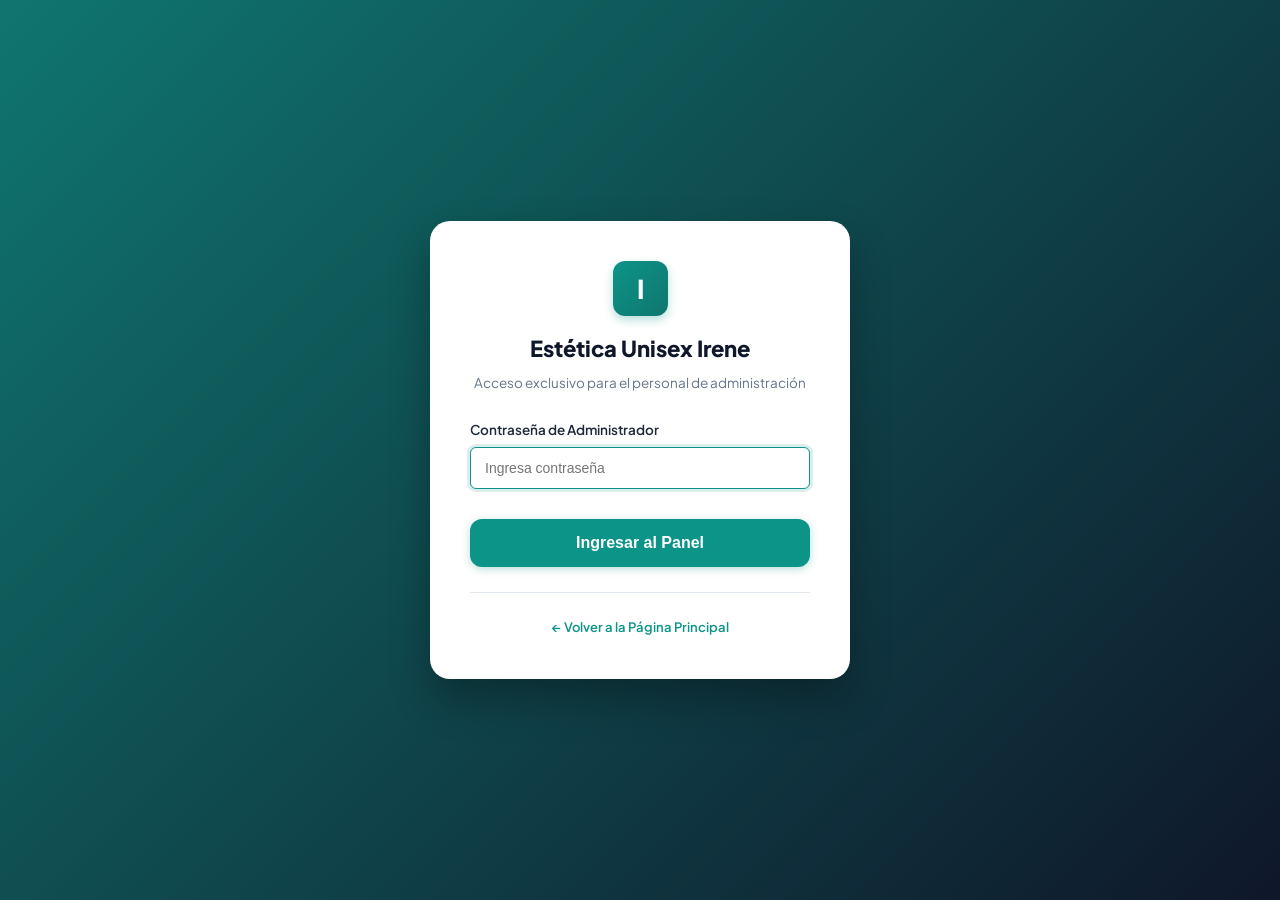
<file: admin.html>
<!DOCTYPE html>
<html lang="es">
<head>
  <meta charset="UTF-8">
  <meta name="viewport" content="width=device-width, initial-scale=1.0">
  <title>Panel de Administración | Estética Unisex Irene</title>
  <link rel="stylesheet" href="css/styles.css">
  <link rel="preconnect" href="https://fonts.googleapis.com">
  <link rel="preconnect" href="https://fonts.gstatic.com" crossorigin>
  <link href="https://fonts.googleapis.com/css2?family=Plus+Jakarta+Sans:wght@400;500;600;700;800&display=swap" rel="stylesheet">
  
  <!-- GOOGLE ANALYTICS 4 / TAG MANAGER (GTM-WV52HDD9) -->
  <script async src="https://www.googletagmanager.com/gtag/js?id=GTM-WV52HDD9"></script>
  <script async src="https://www.googletagmanager.com/gtm.js?id=GTM-WV52HDD9"></script>
  <script>
    window.dataLayer = window.dataLayer || [];
    function gtag(){dataLayer.push(arguments);}
    gtag('js', new Date());
    gtag('config', 'GTM-WV52HDD9');
  </script>

  <style>
    body { font-family: 'Plus Jakarta Sans', sans-serif; background-color: #f1f5f9; }
    .admin-layout { display: flex; min-height: 100vh; }
    .sidebar { width: 260px; background: #0f172a; color: #fff; padding: 25px 0; display: flex; flex-direction: column; }
    .sidebar-brand { padding: 0 25px 25px; border-bottom: 1px solid #1e293b; display: flex; align-items: center; gap: 12px; }
    .sidebar-menu { list-style: none; padding: 20px 0; flex-grow: 1; }
    .sidebar-menu li a { display: flex; align-items: center; gap: 12px; padding: 12px 25px; color: #94a3b8; text-decoration: none; font-size: 14px; font-weight: 600; transition: var(--transition); border-left: 3px solid transparent; }
    .sidebar-menu li a:hover, .sidebar-menu li a.active { background: #1e293b; color: #fff; border-left-color: var(--primary); }
    .sidebar-menu li a svg { width: 18px; height: 18px; }
    .main-admin-content { flex: 1; padding: 30px; overflow-y: auto; }
    .admin-topbar { display: flex; justify-content: space-between; align-items: center; margin-bottom: 30px; background: #fff; padding: 18px 25px; border-radius: var(--radius-md); border: 1px solid var(--border); box-shadow: var(--shadow-sm); }
    .admin-tab-pane { display: none; }
    .admin-tab-pane.active { display: block; animation: fadeIn 0.3s ease; }
    @media (max-width: 800px) {
      .admin-layout { flex-direction: column; }
      .sidebar { width: 100%; }
    }
  </style>
</head>
<body>
  <!-- Google Tag Manager (noscript) -->
  <noscript><iframe src="https://www.googletagmanager.com/ns.html?id=GTM-WV52HDD9"
  height="0" width="0" style="display:none;visibility:hidden"></iframe></noscript>

  <!-- PANTALLA DE LOGIN DE ADMINISTRADOR -->
  <div id="loginScreen" style="min-height: 100vh; display: flex; align-items: center; justify-content: center; background: linear-gradient(135deg, #0f766e, #0f172a); padding: 20px;">
    <div style="background: #ffffff; border-radius: var(--radius-lg); max-width: 420px; width: 100%; padding: 40px; box-shadow: 0 20px 40px rgba(0,0,0,0.3); text-align: center;">
      <div class="logo-badge" style="margin: 0 auto 15px; width: 55px; height: 55px; font-size: 26px;">I</div>
      <h2 style="font-size: 22px; font-weight: 800; color: var(--dark); margin-bottom: 6px;">Estética Unisex Irene</h2>
      <p style="font-size: 13.5px; color: var(--text-muted); margin-bottom: 25px;">Acceso exclusivo para el personal de administración</p>
      
      <form onsubmit="handleAdminLogin(event)">
        <div class="form-group" style="text-align: left;">
          <label class="form-label" for="adminPassword">Contraseña de Administrador</label>
          <input type="password" id="adminPassword" class="form-control" placeholder="Ingresa contraseña" required autofocus>
        </div>
        <button type="submit" class="btn btn-primary btn-lg" style="width: 100%; margin-top: 10px;">
          Ingresar al Panel
        </button>
      </form>
      <div style="margin-top: 25px; padding-top: 20px; border-top: 1px solid var(--border);">
        <a href="index.html" style="color: var(--primary); text-decoration: none; font-size: 13px; font-weight: 600;">&larr; Volver a la Página Principal</a>
      </div>
    </div>
  </div>

  <!-- PANEL DE ADMINISTRACIÓN (VISIBLE TRAS LOGIN) -->
  <div class="admin-layout" id="adminLayout" style="display: none;">
    <!-- Sidebar -->
    <aside class="sidebar">
      <div class="sidebar-brand">
        <div class="logo-badge" style="width: 38px; height: 38px; font-size: 18px;">I</div>
        <div>
          <h3 style="font-size: 15px; font-weight: 700; color: #fff; line-height: 1.2;">Estética Irene</h3>
          <span style="font-size: 11px; color: #2dd4bf; text-transform: uppercase; font-weight: 700;">Panel Admin</span>
        </div>
      </div>

      <ul class="sidebar-menu">
        <li>
          <a href="#" class="active" onclick="switchAdminTab('dashboard', this)">
            <svg fill="none" stroke="currentColor" stroke-width="2" viewBox="0 0 24 24"><rect x="3" y="3" width="7" height="7"/><rect x="14" y="3" width="7" height="7"/><rect x="14" y="14" width="7" height="7"/><rect x="3" y="14" width="7" height="7"/></svg>
            Dashboard
          </a>
        </li>
        <li>
          <a href="#" onclick="switchAdminTab('citas', this)">
            <svg fill="none" stroke="currentColor" stroke-width="2" viewBox="0 0 24 24"><rect x="3" y="4" width="18" height="18" rx="2" ry="2"/><line x1="16" y1="2" x2="16" y2="6"/><line x1="8" y1="2" x2="8" y2="6"/><line x1="3" y1="10" x2="21" y2="10"/></svg>
            Revisar Citas
          </a>
        </li>
        <li>
          <a href="#" onclick="switchAdminTab('productos', this)">
            <svg fill="none" stroke="currentColor" stroke-width="2" viewBox="0 0 24 24"><path d="M6 2L3 6v14a2 2 0 0 0 2 2h14a2 2 0 0 0 2-2V6l-3-4z"/><line x1="3" y1="6" x2="21" y2="6"/><path d="M16 10a4 4 0 0 1-8 0"/></svg>
            Gestión de Productos
          </a>
        </li>
        <li>
          <a href="#" onclick="switchAdminTab('servicios', this)">
            <svg fill="none" stroke="currentColor" stroke-width="2" viewBox="0 0 24 24"><circle cx="6" cy="6" r="3"/><circle cx="6" cy="18" r="3"/><line x1="20" y1="4" x2="8.12" y2="15.88"/><line x1="14.47" y1="14.48" x2="20" y2="20"/><line x1="8.12" y1="8.12" x2="12" y2="12"/></svg>
            Servicios y Precios
          </a>
        </li>
        <li>
          <a href="#" onclick="switchAdminTab('cotizaciones', this)">
            <svg fill="none" stroke="currentColor" stroke-width="2" viewBox="0 0 24 24"><path d="M14 2H6a2 2 0 0 0-2 2v16a2 2 0 0 0 2 2h12a2 2 0 0 0 2-2V8z"/><polyline points="14 2 14 8 20 8"/><line x1="16" y1="13" x2="8" y2="13"/><line x1="16" y1="17" x2="8" y2="17"/><polyline points="10 9 9 9 8 9"/></svg>
            Cotizaciones Recibidas
          </a>
        </li>
        <li>
          <a href="#" onclick="switchAdminTab('correos', this)">
            <svg fill="none" stroke="currentColor" stroke-width="2" viewBox="0 0 24 24"><path d="M4 4h16c1.1 0 2 .9 2 2v12c0 1.1-.9 2-2 2H4c-1.1 0-2-.9-2-2V6c0-1.1.9-2 2-2z"/><polyline points="22,6 12,13 2,6"/></svg>
            Confirmaciones por Correo
          </a>
        </li>
        <li>
          <a href="#" onclick="switchAdminTab('encuestas', this)">
            <svg fill="none" stroke="currentColor" stroke-width="2" viewBox="0 0 24 24"><path d="M9 11l3 3L22 4"/><path d="M21 12v7a2 2 0 0 1-2 2H5a2 2 0 0 1-2-2V5a2 2 0 0 1 2-2h11"/></svg>
            Encuesta PMV (Datos)
          </a>
        </li>
        <li>
          <a href="#" onclick="switchAdminTab('avisos', this)">
            <svg fill="none" stroke="currentColor" stroke-width="2" viewBox="0 0 24 24"><path d="M18 8A6 6 0 0 0 6 8c0 7-3 9-3 9h18s-3-2-3-9"/><path d="M13.73 21a2 2 0 0 1-3.46 0"/></svg>
            Avisos y Actualizaciones
          </a>
        </li>
      </ul>

      <div style="padding: 20px 25px; border-top: 1px solid #1e293b;">
        <button class="btn btn-outline btn-sm" style="width: 100%; color: #ef4444; border-color: #ef4444;" onclick="logoutAdmin()">
          Cerrar Sesión
        </button>
      </div>
    </aside>

    <!-- Main Content Area -->
    <main class="main-admin-content">
      <!-- Topbar -->
      <div class="admin-topbar">
        <div>
          <h2 style="font-size: 20px; font-weight: 800; color: var(--dark);" id="topbarTitle">Dashboard General</h2>
          <span style="font-size: 13px; color: var(--text-muted);">Estética Unisex Irene &bull; Sistema de Citas y Catálogo</span>
        </div>
        <div style="display: flex; align-items: center; gap: 15px;">
          <a href="index.html" class="btn btn-outline btn-sm">
            <svg width="14" height="14" fill="none" stroke="currentColor" stroke-width="2" viewBox="0 0 24 24"><path d="M18 13v6a2 2 0 0 1-2 2H5a2 2 0 0 1-2-2V8a2 2 0 0 1 2-2h6"/><polyline points="15 3 21 3 21 9"/><line x1="10" y1="14" x2="21" y2="3"/></svg>
            Ver Sitio Público
          </a>
          <span class="admin-badge">Admin Activo</span>
        </div>
      </div>

      <!-- ================= TAB: DASHBOARD ================= -->
      <div class="admin-tab-pane active" id="tab-dashboard">
        <!-- Métricas KPI -->
        <div class="metrics-grid">
          <div class="metric-card">
            <div class="metric-icon teal">
              <svg width="24" height="24" fill="none" stroke="currentColor" stroke-width="2" viewBox="0 0 24 24"><rect x="3" y="4" width="18" height="18" rx="2" ry="2"/><line x1="16" y1="2" x2="16" y2="6"/><line x1="8" y1="2" x2="8" y2="6"/></svg>
            </div>
            <div class="metric-info">
              <h5>Citas de Hoy</h5>
              <div class="val" id="metricTodayAppointments">0</div>
            </div>
          </div>

          <div class="metric-card">
            <div class="metric-icon amber">
              <svg width="24" height="24" fill="none" stroke="currentColor" stroke-width="2" viewBox="0 0 24 24"><circle cx="12" cy="12" r="10"/><polyline points="12 6 12 12 16 14"/></svg>
            </div>
            <div class="metric-info">
              <h5>Citas Pendientes</h5>
              <div class="val" id="metricPendingAppointments">0</div>
            </div>
          </div>

          <div class="metric-card">
            <div class="metric-icon blue">
              <svg width="24" height="24" fill="none" stroke="currentColor" stroke-width="2" viewBox="0 0 24 24"><path d="M6 2L3 6v14a2 2 0 0 0 2 2h14a2 2 0 0 0 2-2V6l-3-4z"/></svg>
            </div>
            <div class="metric-info">
              <h5>Total Productos</h5>
              <div class="val" id="metricTotalProducts">0</div>
            </div>
          </div>

          <div class="metric-card">
            <div class="metric-icon emerald">
              <svg width="24" height="24" fill="none" stroke="currentColor" stroke-width="2" viewBox="0 0 24 24"><line x1="12" y1="1" x2="12" y2="23"/><path d="M17 5H9.5a3.5 3.5 0 0 0 0 7h5a3.5 3.5 0 0 1 0 7H6"/></svg>
            </div>
            <div class="metric-info">
              <h5>Ingresos Proyectados</h5>
              <div class="val" id="metricProjectedRevenue">$0</div>
            </div>
          </div>
        </div>

        <!-- Citas Recientes / Próximas -->
        <div style="background: #fff; padding: 25px; border-radius: var(--radius-md); border: 1px solid var(--border); box-shadow: var(--shadow-sm); margin-bottom: 30px;">
          <div style="display: flex; justify-content: space-between; align-items: center; margin-bottom: 20px;">
            <h3 style="font-size: 17px; font-weight: 700; color: var(--dark);">Próximas Citas Programadas</h3>
            <button class="btn btn-primary btn-sm" onclick="switchAdminTab('citas')">Ver Todas las Citas &rarr;</button>
          </div>
          <div class="data-table-container">
            <table class="admin-table">
              <thead>
                <tr>
                  <th>Folio</th>
                  <th>Cliente</th>
                  <th>Servicio</th>
                  <th>Estilista</th>
                  <th>Fecha & Hora</th>
                  <th>Monto a Cobrar</th>
                  <th>Estado</th>
                  <th>Acciones</th>
                </tr>
              </thead>
              <tbody id="dashboardAppointmentsTable">
                <tr><td colspan="8" style="text-align: center; color: var(--text-muted);">Cargando citas...</td></tr>
              </tbody>
            </table>
          </div>
        </div>
      </div>

      <!-- ================= TAB: REVISAR CITAS ================= -->
      <div class="admin-tab-pane" id="tab-citas">
        <div style="background: #fff; padding: 20px; border-radius: var(--radius-md); border: 1px solid var(--border); margin-bottom: 20px; display: flex; flex-wrap: wrap; justify-content: space-between; align-items: center; gap: 15px;">
          <div style="display: flex; gap: 10px; align-items: center;">
            <label class="form-label" style="margin: 0; font-size: 13px;">Filtrar por Estado:</label>
            <select id="appointmentStatusFilter" class="form-control" style="width: 160px; padding: 8px;" onchange="loadAdminAppointments()">
              <option value="Todos">Todos los estados</option>
              <option value="Pendiente">Pendiente</option>
              <option value="Confirmada">Confirmada</option>
              <option value="Completada">Completada</option>
              <option value="Cancelada">Cancelada</option>
            </select>

            <label class="form-label" style="margin: 0 0 0 10px; font-size: 13px;">Fecha:</label>
            <input type="date" id="appointmentDateFilter" class="form-control" style="width: 160px; padding: 8px;" onchange="loadAdminAppointments()">
            <button class="btn btn-secondary btn-sm" onclick="clearDateFilter()">Limpiar</button>
          </div>

          <button class="btn btn-outline btn-sm" onclick="loadAdminAppointments()">
            <svg width="14" height="14" fill="none" stroke="currentColor" stroke-width="2" viewBox="0 0 24 24"><path d="M21.5 2v6h-6M21.34 15.57a10 10 0 1 1-.57-8.38l5.67-5.67"/></svg>
            Refrescar Lista
          </button>
        </div>

        <div class="data-table-container">
          <table class="admin-table">
            <thead>
              <tr>
                <th>Folio</th>
                <th>Cliente y Contacto</th>
                <th>Servicio</th>
                <th>Estilista</th>
                <th>Fecha y Hora</th>
                <th>Monto por Pagar</th>
                <th>Notas</th>
                <th>Estado</th>
                <th>Gestión</th>
              </tr>
            </thead>
            <tbody id="fullAppointmentsTable">
              <!-- Renderizado dinámicamente -->
            </tbody>
          </table>
        </div>
      </div>

      <!-- ================= TAB: GESTIÓN DE PRODUCTOS (AGREGAR / EDITAR) ================= -->
      <div class="admin-tab-pane" id="tab-productos">
        <div style="background: #fff; padding: 20px; border-radius: var(--radius-md); border: 1px solid var(--border); margin-bottom: 20px; display: flex; flex-wrap: wrap; justify-content: space-between; align-items: center; gap: 15px;">
          <div style="display: flex; gap: 12px; align-items: center;">
            <input type="text" id="adminProductSearch" placeholder="Buscar producto..." class="form-control" style="width: 250px; padding: 8px;" onkeyup="loadAdminProducts()">
            <select id="adminProductCategoryFilter" class="form-control" style="width: 180px; padding: 8px;" onchange="loadAdminProducts()">
              <option value="Todos">Todas las categorías</option>
              <option value="Cuidado Capilar">Cuidado Capilar</option>
              <option value="Barbería & Caballero">Barbería & Caballero</option>
              <option value="Cuidado Facial">Cuidado Facial</option>
              <option value="Uñas & Spa">Uñas & Spa</option>
            </select>
          </div>

          <!-- BOTÓN PARA AGREGAR PRODUCTO -->
          <button class="btn btn-primary" onclick="openNewProductModal()">
            <svg width="18" height="18" fill="none" stroke="currentColor" stroke-width="2" viewBox="0 0 24 24"><line x1="12" y1="5" x2="12" y2="19"/><line x1="5" y1="12" x2="19" y2="12"/></svg>
            + Agregar Nuevo Producto
          </button>
        </div>

        <div class="data-table-container">
          <table class="admin-table">
            <thead>
              <tr>
                <th>Imagen</th>
                <th>Nombre del Producto</th>
                <th>Categoría</th>
                <th>Precio</th>
                <th>Stock / Existencias</th>
                <th>Descripción</th>
                <th>Acciones</th>
              </tr>
            </thead>
            <tbody id="adminProductsTable">
              <!-- Renderizado dinámico -->
            </tbody>
          </table>
        </div>
      </div>

      <!-- ================= TAB: SERVICIOS Y PRECIOS ================= -->
      <div class="admin-tab-pane" id="tab-servicios">
        <div style="display: flex; justify-content: space-between; align-items: center; margin-bottom: 20px;">
          <h3 style="font-size: 18px; font-weight: 700; color: var(--dark);">Catálogo de Servicios del Salón</h3>
          <button class="btn btn-primary" onclick="openNewServiceModal()">
            + Agregar Nuevo Servicio
          </button>
        </div>

        <div class="data-table-container">
          <table class="admin-table">
            <thead>
              <tr>
                <th>Nombre del Servicio</th>
                <th>Categoría</th>
                <th>Precio ($ MXN)</th>
                <th>Duración (minutos)</th>
                <th>Descripción</th>
                <th>Acciones</th>
              </tr>
            </thead>
            <tbody id="adminServicesTable">
              <!-- Renderizado dinámico -->
            </tbody>
          </table>
        </div>
      </div>

      <!-- ================= TAB: COTIZACIONES RECIBIDAS ================= -->
      <div class="admin-tab-pane" id="tab-cotizaciones">
        <h3 style="font-size: 18px; font-weight: 700; color: var(--dark); margin-bottom: 15px;">Historial de Cotizaciones Registradas</h3>
        <div class="data-table-container">
          <table class="admin-table">
            <thead>
              <tr>
                <th>Folio</th>
                <th>Cliente</th>
                <th>Contacto</th>
                <th>Artículos Cotizados</th>
                <th>Monto Estimado</th>
                <th>Fecha de Registro</th>
                <th>Contacto WhatsApp</th>
              </tr>
            </thead>
            <tbody id="adminQuotesTable">
              <!-- Renderizado dinámico -->
            </tbody>
          </table>
        </div>
      </div>

      <!-- ================= TAB: CONFIRMACIONES POR CORREO ================= -->
      <div class="admin-tab-pane" id="tab-correos">
        <h3 style="font-size: 18px; font-weight: 700; color: var(--dark); margin-bottom: 8px;">Bandeja de Confirmaciones por Correo Electrónico</h3>
        <p style="font-size: 13.5px; color: var(--text-muted); margin-bottom: 20px;">
          Registro de los correos automáticos generados al agendar citas ("Confirmación por correo", según el mecanismo de venta).
        </p>
        <div class="data-table-container">
          <table class="admin-table">
            <thead>
              <tr>
                <th>Destinatario</th>
                <th>Asunto</th>
                <th>Folio Asociado</th>
                <th>Fecha y Hora</th>
                <th>Estado de Envío</th>
                <th>Ver Correo</th>
              </tr>
            </thead>
            <tbody id="adminEmailLogsTable">
              <!-- Renderizado dinámico -->
            </tbody>
          </table>
        </div>
      </div>

      <!-- ================= TAB: ENCUESTAS Y RECOPILACIÓN DE DATOS (PUNTO G) ================= -->
      <div class="admin-tab-pane" id="tab-encuestas">
        <div style="background: #f0fdfa; border: 1px solid #ccfbf1; border-radius: var(--radius-md); padding: 22px; margin-bottom: 25px; display: flex; justify-content: space-between; align-items: center; flex-wrap: wrap; gap: 15px;">
          <div>
            <span class="status-badge Confirmada" style="margin-bottom: 8px;">Google Forms Conectado</span>
            <h4 style="color: #0f766e; font-size: 17px; font-weight: 700; margin-bottom: 4px;">Encuesta Oficial de Validación del PMV</h4>
            <p style="color: #475569; font-size: 13.5px; margin: 0;">Enlace público de la encuesta: <a href="https://forms.gle/UmgKvbkTxQmPfpWo6" target="_blank" style="color: #0d9488; font-weight: 700;">https://forms.gle/UmgKvbkTxQmPfpWo6</a></p>
          </div>
          <div style="display: flex; gap: 10px;">
            <a href="https://forms.gle/UmgKvbkTxQmPfpWo6" target="_blank" class="btn btn-primary btn-sm">
              <svg width="14" height="14" fill="none" stroke="currentColor" stroke-width="2" viewBox="0 0 24 24"><path d="M18 13v6a2 2 0 0 1-2 2H5a2 2 0 0 1-2-2V8a2 2 0 0 1 2-2h6"/><polyline points="15 3 21 3 21 9"/><line x1="10" y1="14" x2="21" y2="3"/></svg>
              Abrir Formulario
            </a>
            <a href="https://docs.google.com/forms" target="_blank" class="btn btn-outline btn-sm">
              Ver Respuestas en Google Forms
            </a>
          </div>
        </div>

        <div style="display: flex; justify-content: space-between; align-items: center; margin-bottom: 15px;">
          <div>
            <h3 style="font-size: 18px; font-weight: 700; color: var(--dark);">Recopilación de Datos y Métricas de Encuesta</h3>
            <span style="font-size: 13px; color: var(--text-muted);">Gestiona las respuestas recopiladas en la validación del PMV.</span>
          </div>
          <button class="btn btn-outline btn-sm" onclick="exportSurveyDataCSV()">Descargar Respuestas Locales (CSV)</button>
        </div>

        <div class="data-table-container">
          <table class="admin-table">
            <thead>
              <tr>
                <th>Fecha</th>
                <th>Usabilidad / Facilidad</th>
                <th>Claridad de Precios</th>
                <th>¿Agendaría en Línea?</th>
                <th>Comentarios y Mejoras Sugeridas</th>
              </tr>
            </thead>
            <tbody id="adminSurveyTable">
              <!-- Renderizado dinámico -->
            </tbody>
          </table>
        </div>
      </div>

      <!-- ================= TAB: AVISOS Y ACTUALIZACIONES ================= -->
      <div class="admin-tab-pane" id="tab-avisos">
        <div style="display: flex; justify-content: space-between; align-items: center; margin-bottom: 20px;">
          <div>
            <h3 style="font-size: 18px; font-weight: 700; color: var(--dark);">Avisos Continuos y Actualizaciones</h3>
            <span style="font-size: 13px; color: var(--text-muted);">Gestiona las promociones y novedades mostradas a los clientes.</span>
          </div>
          <button class="btn btn-primary" onclick="openNewAnnouncementModal()">
            + Publicar Nuevo Aviso
          </button>
        </div>

        <div class="data-table-container">
          <table class="admin-table">
            <thead>
              <tr>
                <th>Distintivo</th>
                <th>Título del Aviso</th>
                <th>Contenido</th>
                <th>Fecha Publicación</th>
                <th>Acciones</th>
              </tr>
            </thead>
            <tbody id="adminAnnouncementsTable">
              <!-- Renderizado dinámico -->
            </tbody>
          </table>
        </div>
      </div>
    </main>
  </div>

  <!-- ================= MODAL: AGREGAR / EDITAR PRODUCTO ================= -->
  <div class="modal-overlay" id="productModal">
    <div class="modal-content">
      <div class="modal-header">
        <h3 id="productModalTitle">Agregar Nuevo Producto</h3>
        <button class="modal-close-btn" onclick="closeProductModal()">&times;</button>
      </div>
      <form onsubmit="handleSaveProduct(event)">
        <input type="hidden" id="prodEditId" value="">
        <div class="modal-body">
          <div class="form-group">
            <label class="form-label" for="prodName">Nombre del Producto *</label>
            <input type="text" id="prodName" class="form-control" placeholder="Ej. Shampoo Keratina Reparadora 500ml" required>
          </div>

          <div style="display: grid; grid-template-columns: 1fr 1fr; gap: 15px;">
            <div class="form-group">
              <label class="form-label" for="prodCategory">Categoría *</label>
              <select id="prodCategory" class="form-control" required>
                <option value="Cuidado Capilar">Cuidado Capilar</option>
                <option value="Barbería & Caballero">Barbería & Caballero</option>
                <option value="Cuidado Facial">Cuidado Facial</option>
                <option value="Uñas & Spa">Uñas & Spa</option>
              </select>
            </div>

            <div class="form-group">
              <label class="form-label" for="prodPrice">Precio ($ MXN) *</label>
              <input type="number" step="0.5" min="1" id="prodPrice" class="form-control" placeholder="Ej. 350.00" required>
            </div>
          </div>

          <div class="form-group">
            <label class="form-label" for="prodStock">Existencias en Stock *</label>
            <input type="number" min="0" id="prodStock" class="form-control" placeholder="Ej. 15" required>
          </div>

          <div class="form-group">
            <label class="form-label" for="prodDescription">Descripción del Producto</label>
            <textarea id="prodDescription" class="form-control" rows="3" placeholder="Detalles de beneficios, modo de uso o características clave"></textarea>
          </div>

          <div class="form-group">
            <label class="form-label" for="prodImageUrl">URL de la Imagen (o elige un preset abajo)</label>
            <input type="url" id="prodImageUrl" class="form-control" placeholder="https://..." value="https://images.unsplash.com/photo-1527799820374-dcf8d9d4a388?w=500&auto=format&fit=crop&q=60">
            <div style="margin-top: 8px; display: flex; gap: 8px; flex-wrap: wrap;">
              <button type="button" class="btn btn-secondary btn-sm" onclick="setPresetImage('https://images.unsplash.com/photo-1535585209827-a15fcdbc4c2d?w=500&auto=format&fit=crop&q=60')">Shampoo/Capilar</button>
              <button type="button" class="btn btn-secondary btn-sm" onclick="setPresetImage('https://images.unsplash.com/photo-1608248597359-07b9737976fe?w=500&auto=format&fit=crop&q=60')">Aceite Argán</button>
              <button type="button" class="btn btn-secondary btn-sm" onclick="setPresetImage('https://images.unsplash.com/photo-1621607512214-68297480165e?w=500&auto=format&fit=crop&q=60')">Cera Barbería</button>
              <button type="button" class="btn btn-secondary btn-sm" onclick="setPresetImage('https://images.unsplash.com/photo-1620916566398-39f1143ab7be?w=500&auto=format&fit=crop&q=60')">Serum Facial</button>
              <button type="button" class="btn btn-secondary btn-sm" onclick="setPresetImage('https://images.unsplash.com/photo-1632345031435-8727f6897d53?w=500&auto=format&fit=crop&q=60')">Esmalte Uñas</button>
            </div>
          </div>
        </div>
        <div class="modal-footer">
          <button type="button" class="btn btn-secondary" onclick="closeProductModal()">Cancelar</button>
          <button type="submit" class="btn btn-primary" id="btnSaveProduct">Guardar Producto</button>
        </div>
      </form>
    </div>
  </div>

  <!-- ================= MODAL: AGREGAR / EDITAR SERVICIO ================= -->
  <div class="modal-overlay" id="serviceModal">
    <div class="modal-content">
      <div class="modal-header">
        <h3 id="serviceModalTitle">Agregar Servicio</h3>
        <button class="modal-close-btn" onclick="closeServiceModal()">&times;</button>
      </div>
      <form onsubmit="handleSaveService(event)">
        <input type="hidden" id="serviceEditId" value="">
        <div class="modal-body">
          <div class="form-group">
            <label class="form-label" for="servName">Nombre del Servicio *</label>
            <input type="text" id="servName" class="form-control" placeholder="Ej. Corte de Cabello Dama" required>
          </div>
          <div style="display: grid; grid-template-columns: 1fr 1fr; gap: 15px;">
            <div class="form-group">
              <label class="form-label" for="servCategory">Categoría *</label>
              <input type="text" id="servCategory" class="form-control" placeholder="Ej. Cortes, Colorimetría, etc." required>
            </div>
            <div class="form-group">
              <label class="form-label" for="servPrice">Precio ($ MXN) *</label>
              <input type="number" step="0.5" id="servPrice" class="form-control" placeholder="Ej. 280.00" required>
            </div>
          </div>
          <div class="form-group">
            <label class="form-label" for="servDuration">Duración estimada (minutos)</label>
            <input type="number" id="servDuration" class="form-control" placeholder="45" value="45">
          </div>
          <div class="form-group">
            <label class="form-label" for="servDesc">Descripción del servicio</label>
            <textarea id="servDesc" class="form-control" rows="2" placeholder="Qué incluye el servicio"></textarea>
          </div>
        </div>
        <div class="modal-footer">
          <button type="button" class="btn btn-secondary" onclick="closeServiceModal()">Cancelar</button>
          <button type="submit" class="btn btn-primary">Guardar Servicio</button>
        </div>
      </form>
    </div>
  </div>

  <!-- ================= MODAL: NUEVO AVISO ================= -->
  <div class="modal-overlay" id="announcementModal">
    <div class="modal-content">
      <div class="modal-header">
        <h3>Publicar Aviso o Actualización</h3>
        <button class="modal-close-btn" onclick="closeAnnouncementModal()">&times;</button>
      </div>
      <form onsubmit="handleSaveAnnouncement(event)">
        <div class="modal-body">
          <div class="form-group">
            <label class="form-label" for="annBadge">Etiqueta / Distintivo</label>
            <input type="text" id="annBadge" class="form-control" placeholder="Ej. Promoción, Importante, Horario Especial" value="Novedad" required>
          </div>
          <div class="form-group">
            <label class="form-label" for="annTitle">Título del Aviso *</label>
            <input type="text" id="annTitle" class="form-control" placeholder="Ej. 20% de descuento en tintes los jueves" required>
          </div>
          <div class="form-group">
            <label class="form-label" for="annContent">Contenido / Mensaje *</label>
            <textarea id="annContent" class="form-control" rows="3" placeholder="Detalles del aviso para los clientes..." required></textarea>
          </div>
        </div>
        <div class="modal-footer">
          <button type="button" class="btn btn-secondary" onclick="closeAnnouncementModal()">Cancelar</button>
          <button type="submit" class="btn btn-primary">Publicar Aviso</button>
        </div>
      </form>
    </div>
  </div>

  <!-- ================= MODAL: VER CORREO ELECTRÓNICO ================= -->
  <div class="modal-overlay" id="viewEmailModal">
    <div class="modal-content" style="max-width: 700px;">
      <div class="modal-header">
        <h3 id="viewEmailSubject">Vista de Correo Enviado</h3>
        <button class="modal-close-btn" onclick="closeViewEmailModal()">&times;</button>
      </div>
      <div class="modal-body">
        <p style="font-size: 13px; color: var(--text-muted); margin-bottom: 15px;">
          Enviado a: <strong id="viewEmailRecipient" style="color: var(--dark);"></strong>
        </p>
        <div id="viewEmailBody" style="border: 1px solid var(--border); border-radius: 8px; overflow: hidden; background: #fff;"></div>
      </div>
      <div class="modal-footer">
        <button type="button" class="btn btn-secondary" onclick="closeViewEmailModal()">Cerrar</button>
      </div>
    </div>
  </div>

  <script src="js/admin.js"></script>
</body>
</html>
</file>
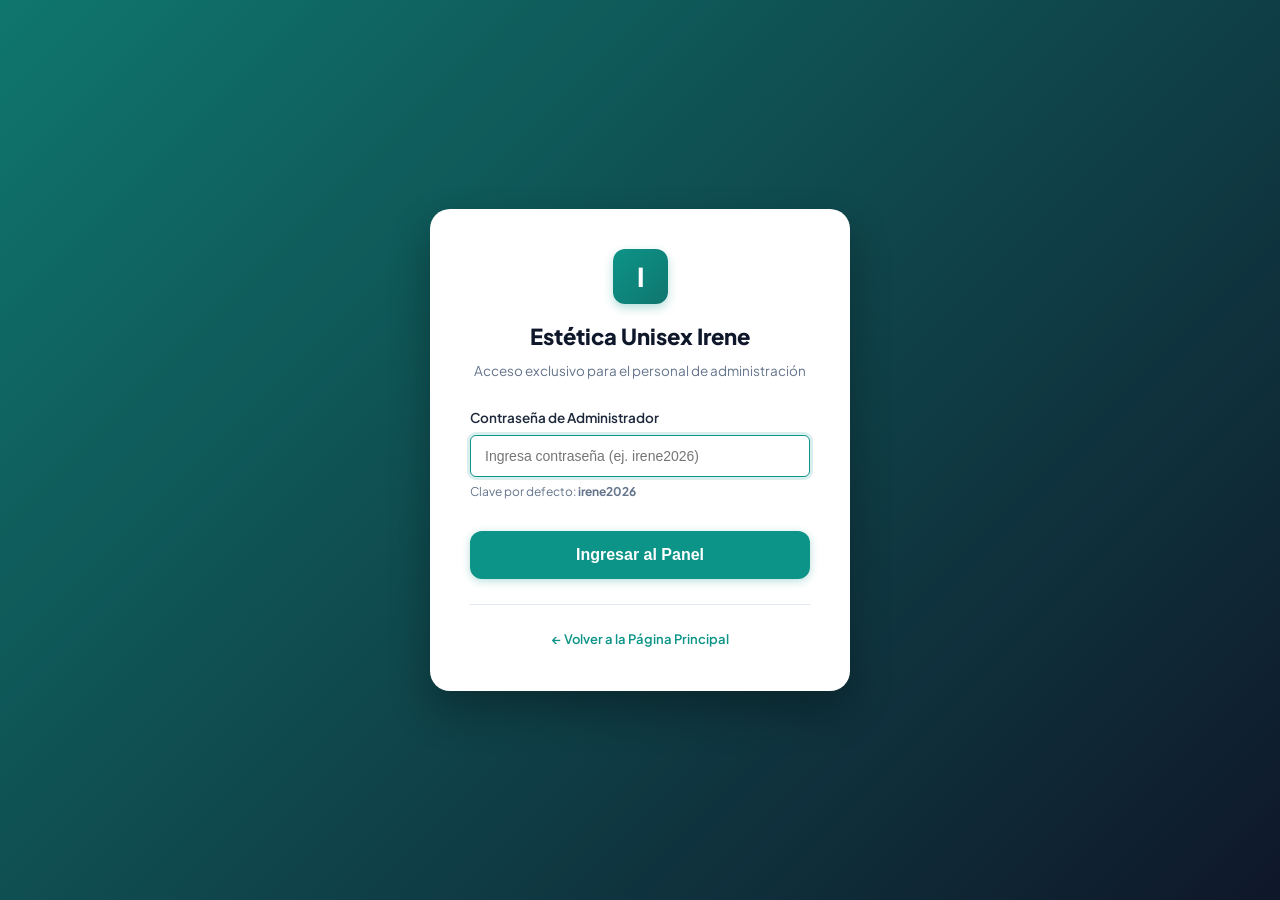
<file: static/admin.html>
<!DOCTYPE html>
<html lang="es">
<head>
  <meta charset="UTF-8">
  <meta name="viewport" content="width=device-width, initial-scale=1.0">
  <title>Panel de Administración | Estética Unisex Irene</title>
  <link rel="stylesheet" href="css/styles.css">
  <link rel="preconnect" href="https://fonts.googleapis.com">
  <link rel="preconnect" href="https://fonts.gstatic.com" crossorigin>
  <link href="https://fonts.googleapis.com/css2?family=Plus+Jakarta+Sans:wght@400;500;600;700;800&display=swap" rel="stylesheet">
  
  <!-- GOOGLE ANALYTICS 4 / TAG MANAGER (GTM-WV52HDD9) -->
  <script async src="https://www.googletagmanager.com/gtag/js?id=GTM-WV52HDD9"></script>
  <script async src="https://www.googletagmanager.com/gtm.js?id=GTM-WV52HDD9"></script>
  <script>
    window.dataLayer = window.dataLayer || [];
    function gtag(){dataLayer.push(arguments);}
    gtag('js', new Date());
    gtag('config', 'GTM-WV52HDD9');
  </script>

  <style>
    body { font-family: 'Plus Jakarta Sans', sans-serif; background-color: #f1f5f9; }
    .admin-layout { display: flex; min-height: 100vh; }
    .sidebar { width: 260px; background: #0f172a; color: #fff; padding: 25px 0; display: flex; flex-direction: column; }
    .sidebar-brand { padding: 0 25px 25px; border-bottom: 1px solid #1e293b; display: flex; align-items: center; gap: 12px; }
    .sidebar-menu { list-style: none; padding: 20px 0; flex-grow: 1; }
    .sidebar-menu li a { display: flex; align-items: center; gap: 12px; padding: 12px 25px; color: #94a3b8; text-decoration: none; font-size: 14px; font-weight: 600; transition: var(--transition); border-left: 3px solid transparent; }
    .sidebar-menu li a:hover, .sidebar-menu li a.active { background: #1e293b; color: #fff; border-left-color: var(--primary); }
    .sidebar-menu li a svg { width: 18px; height: 18px; }
    .main-admin-content { flex: 1; padding: 30px; overflow-y: auto; }
    .admin-topbar { display: flex; justify-content: space-between; align-items: center; margin-bottom: 30px; background: #fff; padding: 18px 25px; border-radius: var(--radius-md); border: 1px solid var(--border); box-shadow: var(--shadow-sm); }
    .admin-tab-pane { display: none; }
    .admin-tab-pane.active { display: block; animation: fadeIn 0.3s ease; }
    @media (max-width: 800px) {
      .admin-layout { flex-direction: column; }
      .sidebar { width: 100%; }
    }
  </style>
</head>
<body>
  <!-- Google Tag Manager (noscript) -->
  <noscript><iframe src="https://www.googletagmanager.com/ns.html?id=GTM-WV52HDD9"
  height="0" width="0" style="display:none;visibility:hidden"></iframe></noscript>

  <!-- PANTALLA DE LOGIN DE ADMINISTRADOR -->
  <div id="loginScreen" style="min-height: 100vh; display: flex; align-items: center; justify-content: center; background: linear-gradient(135deg, #0f766e, #0f172a); padding: 20px;">
    <div style="background: #ffffff; border-radius: var(--radius-lg); max-width: 420px; width: 100%; padding: 40px; box-shadow: 0 20px 40px rgba(0,0,0,0.3); text-align: center;">
      <div class="logo-badge" style="margin: 0 auto 15px; width: 55px; height: 55px; font-size: 26px;">I</div>
      <h2 style="font-size: 22px; font-weight: 800; color: var(--dark); margin-bottom: 6px;">Estética Unisex Irene</h2>
      <p style="font-size: 13.5px; color: var(--text-muted); margin-bottom: 25px;">Acceso exclusivo para el personal de administración</p>
      
      <form onsubmit="handleAdminLogin(event)">
        <div class="form-group" style="text-align: left;">
          <label class="form-label" for="adminPassword">Contraseña de Administrador</label>
          <input type="password" id="adminPassword" class="form-control" placeholder="Ingresa contraseña (ej. irene2026)" required autofocus>
          <small style="color: var(--text-muted); font-size: 12px; margin-top: 5px; display: block;">Clave por defecto: <strong>irene2026</strong></small>
        </div>
        <button type="submit" class="btn btn-primary btn-lg" style="width: 100%; margin-top: 10px;">
          Ingresar al Panel
        </button>
      </form>
      <div style="margin-top: 25px; padding-top: 20px; border-top: 1px solid var(--border);">
        <a href="index.html" style="color: var(--primary); text-decoration: none; font-size: 13px; font-weight: 600;">&larr; Volver a la Página Principal</a>
      </div>
    </div>
  </div>

  <!-- PANEL DE ADMINISTRACIÓN (VISIBLE TRAS LOGIN) -->
  <div class="admin-layout" id="adminLayout" style="display: none;">
    <!-- Sidebar -->
    <aside class="sidebar">
      <div class="sidebar-brand">
        <div class="logo-badge" style="width: 38px; height: 38px; font-size: 18px;">I</div>
        <div>
          <h3 style="font-size: 15px; font-weight: 700; color: #fff; line-height: 1.2;">Estética Irene</h3>
          <span style="font-size: 11px; color: #2dd4bf; text-transform: uppercase; font-weight: 700;">Panel Admin</span>
        </div>
      </div>

      <ul class="sidebar-menu">
        <li>
          <a href="#" class="active" onclick="switchAdminTab('dashboard', this)">
            <svg fill="none" stroke="currentColor" stroke-width="2" viewBox="0 0 24 24"><rect x="3" y="3" width="7" height="7"/><rect x="14" y="3" width="7" height="7"/><rect x="14" y="14" width="7" height="7"/><rect x="3" y="14" width="7" height="7"/></svg>
            Dashboard
          </a>
        </li>
        <li>
          <a href="#" onclick="switchAdminTab('citas', this)">
            <svg fill="none" stroke="currentColor" stroke-width="2" viewBox="0 0 24 24"><rect x="3" y="4" width="18" height="18" rx="2" ry="2"/><line x1="16" y1="2" x2="16" y2="6"/><line x1="8" y1="2" x2="8" y2="6"/><line x1="3" y1="10" x2="21" y2="10"/></svg>
            Revisar Citas
          </a>
        </li>
        <li>
          <a href="#" onclick="switchAdminTab('productos', this)">
            <svg fill="none" stroke="currentColor" stroke-width="2" viewBox="0 0 24 24"><path d="M6 2L3 6v14a2 2 0 0 0 2 2h14a2 2 0 0 0 2-2V6l-3-4z"/><line x1="3" y1="6" x2="21" y2="6"/><path d="M16 10a4 4 0 0 1-8 0"/></svg>
            Gestión de Productos
          </a>
        </li>
        <li>
          <a href="#" onclick="switchAdminTab('servicios', this)">
            <svg fill="none" stroke="currentColor" stroke-width="2" viewBox="0 0 24 24"><circle cx="6" cy="6" r="3"/><circle cx="6" cy="18" r="3"/><line x1="20" y1="4" x2="8.12" y2="15.88"/><line x1="14.47" y1="14.48" x2="20" y2="20"/><line x1="8.12" y1="8.12" x2="12" y2="12"/></svg>
            Servicios y Precios
          </a>
        </li>
        <li>
          <a href="#" onclick="switchAdminTab('cotizaciones', this)">
            <svg fill="none" stroke="currentColor" stroke-width="2" viewBox="0 0 24 24"><path d="M14 2H6a2 2 0 0 0-2 2v16a2 2 0 0 0 2 2h12a2 2 0 0 0 2-2V8z"/><polyline points="14 2 14 8 20 8"/><line x1="16" y1="13" x2="8" y2="13"/><line x1="16" y1="17" x2="8" y2="17"/><polyline points="10 9 9 9 8 9"/></svg>
            Cotizaciones Recibidas
          </a>
        </li>
        <li>
          <a href="#" onclick="switchAdminTab('correos', this)">
            <svg fill="none" stroke="currentColor" stroke-width="2" viewBox="0 0 24 24"><path d="M4 4h16c1.1 0 2 .9 2 2v12c0 1.1-.9 2-2 2H4c-1.1 0-2-.9-2-2V6c0-1.1.9-2 2-2z"/><polyline points="22,6 12,13 2,6"/></svg>
            Confirmaciones por Correo
          </a>
        </li>
        <li>
          <a href="#" onclick="switchAdminTab('encuestas', this)">
            <svg fill="none" stroke="currentColor" stroke-width="2" viewBox="0 0 24 24"><path d="M9 11l3 3L22 4"/><path d="M21 12v7a2 2 0 0 1-2 2H5a2 2 0 0 1-2-2V5a2 2 0 0 1 2-2h11"/></svg>
            Encuesta PMV (Datos)
          </a>
        </li>
        <li>
          <a href="#" onclick="switchAdminTab('avisos', this)">
            <svg fill="none" stroke="currentColor" stroke-width="2" viewBox="0 0 24 24"><path d="M18 8A6 6 0 0 0 6 8c0 7-3 9-3 9h18s-3-2-3-9"/><path d="M13.73 21a2 2 0 0 1-3.46 0"/></svg>
            Avisos y Actualizaciones
          </a>
        </li>
      </ul>

      <div style="padding: 20px 25px; border-top: 1px solid #1e293b;">
        <button class="btn btn-outline btn-sm" style="width: 100%; color: #ef4444; border-color: #ef4444;" onclick="logoutAdmin()">
          Cerrar Sesión
        </button>
      </div>
    </aside>

    <!-- Main Content Area -->
    <main class="main-admin-content">
      <!-- Topbar -->
      <div class="admin-topbar">
        <div>
          <h2 style="font-size: 20px; font-weight: 800; color: var(--dark);" id="topbarTitle">Dashboard General</h2>
          <span style="font-size: 13px; color: var(--text-muted);">Estética Unisex Irene &bull; Sistema de Citas y Catálogo</span>
        </div>
        <div style="display: flex; align-items: center; gap: 15px;">
          <a href="index.html" class="btn btn-outline btn-sm">
            <svg width="14" height="14" fill="none" stroke="currentColor" stroke-width="2" viewBox="0 0 24 24"><path d="M18 13v6a2 2 0 0 1-2 2H5a2 2 0 0 1-2-2V8a2 2 0 0 1 2-2h6"/><polyline points="15 3 21 3 21 9"/><line x1="10" y1="14" x2="21" y2="3"/></svg>
            Ver Sitio Público
          </a>
          <span class="admin-badge">Admin Activo</span>
        </div>
      </div>

      <!-- ================= TAB: DASHBOARD ================= -->
      <div class="admin-tab-pane active" id="tab-dashboard">
        <!-- Métricas KPI -->
        <div class="metrics-grid">
          <div class="metric-card">
            <div class="metric-icon teal">
              <svg width="24" height="24" fill="none" stroke="currentColor" stroke-width="2" viewBox="0 0 24 24"><rect x="3" y="4" width="18" height="18" rx="2" ry="2"/><line x1="16" y1="2" x2="16" y2="6"/><line x1="8" y1="2" x2="8" y2="6"/></svg>
            </div>
            <div class="metric-info">
              <h5>Citas de Hoy</h5>
              <div class="val" id="metricTodayAppointments">0</div>
            </div>
          </div>

          <div class="metric-card">
            <div class="metric-icon amber">
              <svg width="24" height="24" fill="none" stroke="currentColor" stroke-width="2" viewBox="0 0 24 24"><circle cx="12" cy="12" r="10"/><polyline points="12 6 12 12 16 14"/></svg>
            </div>
            <div class="metric-info">
              <h5>Citas Pendientes</h5>
              <div class="val" id="metricPendingAppointments">0</div>
            </div>
          </div>

          <div class="metric-card">
            <div class="metric-icon blue">
              <svg width="24" height="24" fill="none" stroke="currentColor" stroke-width="2" viewBox="0 0 24 24"><path d="M6 2L3 6v14a2 2 0 0 0 2 2h14a2 2 0 0 0 2-2V6l-3-4z"/></svg>
            </div>
            <div class="metric-info">
              <h5>Total Productos</h5>
              <div class="val" id="metricTotalProducts">0</div>
            </div>
          </div>

          <div class="metric-card">
            <div class="metric-icon emerald">
              <svg width="24" height="24" fill="none" stroke="currentColor" stroke-width="2" viewBox="0 0 24 24"><line x1="12" y1="1" x2="12" y2="23"/><path d="M17 5H9.5a3.5 3.5 0 0 0 0 7h5a3.5 3.5 0 0 1 0 7H6"/></svg>
            </div>
            <div class="metric-info">
              <h5>Ingresos Proyectados</h5>
              <div class="val" id="metricProjectedRevenue">$0</div>
            </div>
          </div>
        </div>

        <!-- Citas Recientes / Próximas -->
        <div style="background: #fff; padding: 25px; border-radius: var(--radius-md); border: 1px solid var(--border); box-shadow: var(--shadow-sm); margin-bottom: 30px;">
          <div style="display: flex; justify-content: space-between; align-items: center; margin-bottom: 20px;">
            <h3 style="font-size: 17px; font-weight: 700; color: var(--dark);">Próximas Citas Programadas</h3>
            <button class="btn btn-primary btn-sm" onclick="switchAdminTab('citas')">Ver Todas las Citas &rarr;</button>
          </div>
          <div class="data-table-container">
            <table class="admin-table">
              <thead>
                <tr>
                  <th>Folio</th>
                  <th>Cliente</th>
                  <th>Servicio</th>
                  <th>Estilista</th>
                  <th>Fecha & Hora</th>
                  <th>Monto a Cobrar</th>
                  <th>Estado</th>
                  <th>Acciones</th>
                </tr>
              </thead>
              <tbody id="dashboardAppointmentsTable">
                <tr><td colspan="8" style="text-align: center; color: var(--text-muted);">Cargando citas...</td></tr>
              </tbody>
            </table>
          </div>
        </div>
      </div>

      <!-- ================= TAB: REVISAR CITAS ================= -->
      <div class="admin-tab-pane" id="tab-citas">
        <div style="background: #fff; padding: 20px; border-radius: var(--radius-md); border: 1px solid var(--border); margin-bottom: 20px; display: flex; flex-wrap: wrap; justify-content: space-between; align-items: center; gap: 15px;">
          <div style="display: flex; gap: 10px; align-items: center;">
            <label class="form-label" style="margin: 0; font-size: 13px;">Filtrar por Estado:</label>
            <select id="appointmentStatusFilter" class="form-control" style="width: 160px; padding: 8px;" onchange="loadAdminAppointments()">
              <option value="Todos">Todos los estados</option>
              <option value="Pendiente">Pendiente</option>
              <option value="Confirmada">Confirmada</option>
              <option value="Completada">Completada</option>
              <option value="Cancelada">Cancelada</option>
            </select>

            <label class="form-label" style="margin: 0 0 0 10px; font-size: 13px;">Fecha:</label>
            <input type="date" id="appointmentDateFilter" class="form-control" style="width: 160px; padding: 8px;" onchange="loadAdminAppointments()">
            <button class="btn btn-secondary btn-sm" onclick="clearDateFilter()">Limpiar</button>
          </div>

          <button class="btn btn-outline btn-sm" onclick="loadAdminAppointments()">
            <svg width="14" height="14" fill="none" stroke="currentColor" stroke-width="2" viewBox="0 0 24 24"><path d="M21.5 2v6h-6M21.34 15.57a10 10 0 1 1-.57-8.38l5.67-5.67"/></svg>
            Refrescar Lista
          </button>
        </div>

        <div class="data-table-container">
          <table class="admin-table">
            <thead>
              <tr>
                <th>Folio</th>
                <th>Cliente y Contacto</th>
                <th>Servicio</th>
                <th>Estilista</th>
                <th>Fecha y Hora</th>
                <th>Monto por Pagar</th>
                <th>Notas</th>
                <th>Estado</th>
                <th>Gestión</th>
              </tr>
            </thead>
            <tbody id="fullAppointmentsTable">
              <!-- Renderizado dinámicamente -->
            </tbody>
          </table>
        </div>
      </div>

      <!-- ================= TAB: GESTIÓN DE PRODUCTOS (AGREGAR / EDITAR) ================= -->
      <div class="admin-tab-pane" id="tab-productos">
        <div style="background: #fff; padding: 20px; border-radius: var(--radius-md); border: 1px solid var(--border); margin-bottom: 20px; display: flex; flex-wrap: wrap; justify-content: space-between; align-items: center; gap: 15px;">
          <div style="display: flex; gap: 12px; align-items: center;">
            <input type="text" id="adminProductSearch" placeholder="Buscar producto..." class="form-control" style="width: 250px; padding: 8px;" onkeyup="loadAdminProducts()">
            <select id="adminProductCategoryFilter" class="form-control" style="width: 180px; padding: 8px;" onchange="loadAdminProducts()">
              <option value="Todos">Todas las categorías</option>
              <option value="Cuidado Capilar">Cuidado Capilar</option>
              <option value="Barbería & Caballero">Barbería & Caballero</option>
              <option value="Cuidado Facial">Cuidado Facial</option>
              <option value="Uñas & Spa">Uñas & Spa</option>
            </select>
          </div>

          <!-- BOTÓN PARA AGREGAR PRODUCTO -->
          <button class="btn btn-primary" onclick="openNewProductModal()">
            <svg width="18" height="18" fill="none" stroke="currentColor" stroke-width="2" viewBox="0 0 24 24"><line x1="12" y1="5" x2="12" y2="19"/><line x1="5" y1="12" x2="19" y2="12"/></svg>
            + Agregar Nuevo Producto
          </button>
        </div>

        <div class="data-table-container">
          <table class="admin-table">
            <thead>
              <tr>
                <th>Imagen</th>
                <th>Nombre del Producto</th>
                <th>Categoría</th>
                <th>Precio</th>
                <th>Stock / Existencias</th>
                <th>Descripción</th>
                <th>Acciones</th>
              </tr>
            </thead>
            <tbody id="adminProductsTable">
              <!-- Renderizado dinámico -->
            </tbody>
          </table>
        </div>
      </div>

      <!-- ================= TAB: SERVICIOS Y PRECIOS ================= -->
      <div class="admin-tab-pane" id="tab-servicios">
        <div style="display: flex; justify-content: space-between; align-items: center; margin-bottom: 20px;">
          <h3 style="font-size: 18px; font-weight: 700; color: var(--dark);">Catálogo de Servicios del Salón</h3>
          <button class="btn btn-primary" onclick="openNewServiceModal()">
            + Agregar Nuevo Servicio
          </button>
        </div>

        <div class="data-table-container">
          <table class="admin-table">
            <thead>
              <tr>
                <th>Nombre del Servicio</th>
                <th>Categoría</th>
                <th>Precio ($ MXN)</th>
                <th>Duración (minutos)</th>
                <th>Descripción</th>
                <th>Acciones</th>
              </tr>
            </thead>
            <tbody id="adminServicesTable">
              <!-- Renderizado dinámico -->
            </tbody>
          </table>
        </div>
      </div>

      <!-- ================= TAB: COTIZACIONES RECIBIDAS ================= -->
      <div class="admin-tab-pane" id="tab-cotizaciones">
        <h3 style="font-size: 18px; font-weight: 700; color: var(--dark); margin-bottom: 15px;">Historial de Cotizaciones Registradas</h3>
        <div class="data-table-container">
          <table class="admin-table">
            <thead>
              <tr>
                <th>Folio</th>
                <th>Cliente</th>
                <th>Contacto</th>
                <th>Artículos Cotizados</th>
                <th>Monto Estimado</th>
                <th>Fecha de Registro</th>
                <th>Contacto WhatsApp</th>
              </tr>
            </thead>
            <tbody id="adminQuotesTable">
              <!-- Renderizado dinámico -->
            </tbody>
          </table>
        </div>
      </div>

      <!-- ================= TAB: CONFIRMACIONES POR CORREO ================= -->
      <div class="admin-tab-pane" id="tab-correos">
        <h3 style="font-size: 18px; font-weight: 700; color: var(--dark); margin-bottom: 8px;">Bandeja de Confirmaciones por Correo Electrónico</h3>
        <p style="font-size: 13.5px; color: var(--text-muted); margin-bottom: 20px;">
          Registro de los correos automáticos generados al agendar citas ("Confirmación por correo", según el mecanismo de venta).
        </p>
        <div class="data-table-container">
          <table class="admin-table">
            <thead>
              <tr>
                <th>Destinatario</th>
                <th>Asunto</th>
                <th>Folio Asociado</th>
                <th>Fecha y Hora</th>
                <th>Estado de Envío</th>
                <th>Ver Correo</th>
              </tr>
            </thead>
            <tbody id="adminEmailLogsTable">
              <!-- Renderizado dinámico -->
            </tbody>
          </table>
        </div>
      </div>

      <!-- ================= TAB: ENCUESTAS Y RECOPILACIÓN DE DATOS (PUNTO G) ================= -->
      <div class="admin-tab-pane" id="tab-encuestas">
        <div style="background: #f0fdfa; border: 1px solid #ccfbf1; border-radius: var(--radius-md); padding: 22px; margin-bottom: 25px; display: flex; justify-content: space-between; align-items: center; flex-wrap: wrap; gap: 15px;">
          <div>
            <span class="status-badge Confirmada" style="margin-bottom: 8px;">Google Forms Conectado</span>
            <h4 style="color: #0f766e; font-size: 17px; font-weight: 700; margin-bottom: 4px;">Encuesta Oficial de Validación del PMV</h4>
            <p style="color: #475569; font-size: 13.5px; margin: 0;">Enlace público de la encuesta: <a href="https://forms.gle/UmgKvbkTxQmPfpWo6" target="_blank" style="color: #0d9488; font-weight: 700;">https://forms.gle/UmgKvbkTxQmPfpWo6</a></p>
          </div>
          <div style="display: flex; gap: 10px;">
            <a href="https://forms.gle/UmgKvbkTxQmPfpWo6" target="_blank" class="btn btn-primary btn-sm">
              <svg width="14" height="14" fill="none" stroke="currentColor" stroke-width="2" viewBox="0 0 24 24"><path d="M18 13v6a2 2 0 0 1-2 2H5a2 2 0 0 1-2-2V8a2 2 0 0 1 2-2h6"/><polyline points="15 3 21 3 21 9"/><line x1="10" y1="14" x2="21" y2="3"/></svg>
              Abrir Formulario
            </a>
            <a href="https://docs.google.com/forms" target="_blank" class="btn btn-outline btn-sm">
              Ver Respuestas en Google Forms
            </a>
          </div>
        </div>

        <div style="display: flex; justify-content: space-between; align-items: center; margin-bottom: 15px;">
          <div>
            <h3 style="font-size: 18px; font-weight: 700; color: var(--dark);">Recopilación de Datos y Métricas de Encuesta</h3>
            <span style="font-size: 13px; color: var(--text-muted);">Gestiona las respuestas recopiladas en la validación del PMV.</span>
          </div>
          <button class="btn btn-outline btn-sm" onclick="exportSurveyDataCSV()">Descargar Respuestas Locales (CSV)</button>
        </div>

        <div class="data-table-container">
          <table class="admin-table">
            <thead>
              <tr>
                <th>Fecha</th>
                <th>Usabilidad / Facilidad</th>
                <th>Claridad de Precios</th>
                <th>¿Agendaría en Línea?</th>
                <th>Comentarios y Mejoras Sugeridas</th>
              </tr>
            </thead>
            <tbody id="adminSurveyTable">
              <!-- Renderizado dinámico -->
            </tbody>
          </table>
        </div>
      </div>

      <!-- ================= TAB: AVISOS Y ACTUALIZACIONES ================= -->
      <div class="admin-tab-pane" id="tab-avisos">
        <div style="display: flex; justify-content: space-between; align-items: center; margin-bottom: 20px;">
          <div>
            <h3 style="font-size: 18px; font-weight: 700; color: var(--dark);">Avisos Continuos y Actualizaciones</h3>
            <span style="font-size: 13px; color: var(--text-muted);">Gestiona las promociones y novedades mostradas a los clientes.</span>
          </div>
          <button class="btn btn-primary" onclick="openNewAnnouncementModal()">
            + Publicar Nuevo Aviso
          </button>
        </div>

        <div class="data-table-container">
          <table class="admin-table">
            <thead>
              <tr>
                <th>Distintivo</th>
                <th>Título del Aviso</th>
                <th>Contenido</th>
                <th>Fecha Publicación</th>
                <th>Acciones</th>
              </tr>
            </thead>
            <tbody id="adminAnnouncementsTable">
              <!-- Renderizado dinámico -->
            </tbody>
          </table>
        </div>
      </div>
    </main>
  </div>

  <!-- ================= MODAL: AGREGAR / EDITAR PRODUCTO ================= -->
  <div class="modal-overlay" id="productModal">
    <div class="modal-content">
      <div class="modal-header">
        <h3 id="productModalTitle">Agregar Nuevo Producto</h3>
        <button class="modal-close-btn" onclick="closeProductModal()">&times;</button>
      </div>
      <form onsubmit="handleSaveProduct(event)">
        <input type="hidden" id="prodEditId" value="">
        <div class="modal-body">
          <div class="form-group">
            <label class="form-label" for="prodName">Nombre del Producto *</label>
            <input type="text" id="prodName" class="form-control" placeholder="Ej. Shampoo Keratina Reparadora 500ml" required>
          </div>

          <div style="display: grid; grid-template-columns: 1fr 1fr; gap: 15px;">
            <div class="form-group">
              <label class="form-label" for="prodCategory">Categoría *</label>
              <select id="prodCategory" class="form-control" required>
                <option value="Cuidado Capilar">Cuidado Capilar</option>
                <option value="Barbería & Caballero">Barbería & Caballero</option>
                <option value="Cuidado Facial">Cuidado Facial</option>
                <option value="Uñas & Spa">Uñas & Spa</option>
              </select>
            </div>

            <div class="form-group">
              <label class="form-label" for="prodPrice">Precio ($ MXN) *</label>
              <input type="number" step="0.5" min="1" id="prodPrice" class="form-control" placeholder="Ej. 350.00" required>
            </div>
          </div>

          <div class="form-group">
            <label class="form-label" for="prodStock">Existencias en Stock *</label>
            <input type="number" min="0" id="prodStock" class="form-control" placeholder="Ej. 15" required>
          </div>

          <div class="form-group">
            <label class="form-label" for="prodDescription">Descripción del Producto</label>
            <textarea id="prodDescription" class="form-control" rows="3" placeholder="Detalles de beneficios, modo de uso o características clave"></textarea>
          </div>

          <div class="form-group">
            <label class="form-label" for="prodImageUrl">URL de la Imagen (o elige un preset abajo)</label>
            <input type="url" id="prodImageUrl" class="form-control" placeholder="https://..." value="https://images.unsplash.com/photo-1527799820374-dcf8d9d4a388?w=500&auto=format&fit=crop&q=60">
            <div style="margin-top: 8px; display: flex; gap: 8px; flex-wrap: wrap;">
              <button type="button" class="btn btn-secondary btn-sm" onclick="setPresetImage('https://images.unsplash.com/photo-1535585209827-a15fcdbc4c2d?w=500&auto=format&fit=crop&q=60')">Shampoo/Capilar</button>
              <button type="button" class="btn btn-secondary btn-sm" onclick="setPresetImage('https://images.unsplash.com/photo-1608248597359-07b9737976fe?w=500&auto=format&fit=crop&q=60')">Aceite Argán</button>
              <button type="button" class="btn btn-secondary btn-sm" onclick="setPresetImage('https://images.unsplash.com/photo-1621607512214-68297480165e?w=500&auto=format&fit=crop&q=60')">Cera Barbería</button>
              <button type="button" class="btn btn-secondary btn-sm" onclick="setPresetImage('https://images.unsplash.com/photo-1620916566398-39f1143ab7be?w=500&auto=format&fit=crop&q=60')">Serum Facial</button>
              <button type="button" class="btn btn-secondary btn-sm" onclick="setPresetImage('https://images.unsplash.com/photo-1632345031435-8727f6897d53?w=500&auto=format&fit=crop&q=60')">Esmalte Uñas</button>
            </div>
          </div>
        </div>
        <div class="modal-footer">
          <button type="button" class="btn btn-secondary" onclick="closeProductModal()">Cancelar</button>
          <button type="submit" class="btn btn-primary" id="btnSaveProduct">Guardar Producto</button>
        </div>
      </form>
    </div>
  </div>

  <!-- ================= MODAL: AGREGAR / EDITAR SERVICIO ================= -->
  <div class="modal-overlay" id="serviceModal">
    <div class="modal-content">
      <div class="modal-header">
        <h3 id="serviceModalTitle">Agregar Servicio</h3>
        <button class="modal-close-btn" onclick="closeServiceModal()">&times;</button>
      </div>
      <form onsubmit="handleSaveService(event)">
        <input type="hidden" id="serviceEditId" value="">
        <div class="modal-body">
          <div class="form-group">
            <label class="form-label" for="servName">Nombre del Servicio *</label>
            <input type="text" id="servName" class="form-control" placeholder="Ej. Corte de Cabello Dama" required>
          </div>
          <div style="display: grid; grid-template-columns: 1fr 1fr; gap: 15px;">
            <div class="form-group">
              <label class="form-label" for="servCategory">Categoría *</label>
              <input type="text" id="servCategory" class="form-control" placeholder="Ej. Cortes, Colorimetría, etc." required>
            </div>
            <div class="form-group">
              <label class="form-label" for="servPrice">Precio ($ MXN) *</label>
              <input type="number" step="0.5" id="servPrice" class="form-control" placeholder="Ej. 280.00" required>
            </div>
          </div>
          <div class="form-group">
            <label class="form-label" for="servDuration">Duración estimada (minutos)</label>
            <input type="number" id="servDuration" class="form-control" placeholder="45" value="45">
          </div>
          <div class="form-group">
            <label class="form-label" for="servDesc">Descripción del servicio</label>
            <textarea id="servDesc" class="form-control" rows="2" placeholder="Qué incluye el servicio"></textarea>
          </div>
        </div>
        <div class="modal-footer">
          <button type="button" class="btn btn-secondary" onclick="closeServiceModal()">Cancelar</button>
          <button type="submit" class="btn btn-primary">Guardar Servicio</button>
        </div>
      </form>
    </div>
  </div>

  <!-- ================= MODAL: NUEVO AVISO ================= -->
  <div class="modal-overlay" id="announcementModal">
    <div class="modal-content">
      <div class="modal-header">
        <h3>Publicar Aviso o Actualización</h3>
        <button class="modal-close-btn" onclick="closeAnnouncementModal()">&times;</button>
      </div>
      <form onsubmit="handleSaveAnnouncement(event)">
        <div class="modal-body">
          <div class="form-group">
            <label class="form-label" for="annBadge">Etiqueta / Distintivo</label>
            <input type="text" id="annBadge" class="form-control" placeholder="Ej. Promoción, Importante, Horario Especial" value="Novedad" required>
          </div>
          <div class="form-group">
            <label class="form-label" for="annTitle">Título del Aviso *</label>
            <input type="text" id="annTitle" class="form-control" placeholder="Ej. 20% de descuento en tintes los jueves" required>
          </div>
          <div class="form-group">
            <label class="form-label" for="annContent">Contenido / Mensaje *</label>
            <textarea id="annContent" class="form-control" rows="3" placeholder="Detalles del aviso para los clientes..." required></textarea>
          </div>
        </div>
        <div class="modal-footer">
          <button type="button" class="btn btn-secondary" onclick="closeAnnouncementModal()">Cancelar</button>
          <button type="submit" class="btn btn-primary">Publicar Aviso</button>
        </div>
      </form>
    </div>
  </div>

  <!-- ================= MODAL: VER CORREO ELECTRÓNICO ================= -->
  <div class="modal-overlay" id="viewEmailModal">
    <div class="modal-content" style="max-width: 700px;">
      <div class="modal-header">
        <h3 id="viewEmailSubject">Vista de Correo Enviado</h3>
        <button class="modal-close-btn" onclick="closeViewEmailModal()">&times;</button>
      </div>
      <div class="modal-body">
        <p style="font-size: 13px; color: var(--text-muted); margin-bottom: 15px;">
          Enviado a: <strong id="viewEmailRecipient" style="color: var(--dark);"></strong>
        </p>
        <div id="viewEmailBody" style="border: 1px solid var(--border); border-radius: 8px; overflow: hidden; background: #fff;"></div>
      </div>
      <div class="modal-footer">
        <button type="button" class="btn btn-secondary" onclick="closeViewEmailModal()">Cerrar</button>
      </div>
    </div>
  </div>

  <script src="js/admin.js"></script>
</body>
</html>
</file>
<file: css/styles.css>
/* ===================================================
   Estética Unisex Irene - Hoja de Estilos Principal
   Diseño Moderno, Elegante y Responsivo
   =================================================== */

:root {
  --primary: #0d9488;
  --primary-dark: #0f766e;
  --primary-light: #ccfbf1;
  --primary-hover: #115e59;
  --accent: #d97706;
  --accent-light: #fef3c7;
  --dark: #0f172a;
  --dark-soft: #1e293b;
  --text-main: #1e293b;
  --text-muted: #64748b;
  --bg-page: #f8fafc;
  --bg-card: #ffffff;
  --border: #e2e8f0;
  --border-focus: #0d9488;
  --success: #10b981;
  --warning: #f59e0b;
  --danger: #ef4444;
  --radius-sm: 6px;
  --radius-md: 12px;
  --radius-lg: 20px;
  --radius-full: 9999px;
  --shadow-sm: 0 1px 3px rgba(0,0,0,0.06);
  --shadow-md: 0 4px 14px rgba(0,0,0,0.08);
  --shadow-lg: 0 10px 25px rgba(0,0,0,0.1);
  --transition: all 0.25s ease-in-out;
}

* {
  margin: 0;
  padding: 0;
  box-sizing: border-box;
}

html, body {
  width: 100%;
  max-width: 100vw;
  overflow-x: hidden;
  position: relative;
}

body {
  font-family: 'Segoe UI', system-ui, -apple-system, BlinkMacSystemFont, Roboto, sans-serif;
  background-color: var(--bg-page);
  color: var(--text-main);
  line-height: 1.6;
  -webkit-font-smoothing: antialiased;
}

img, video, iframe {
  max-width: 100%;
  height: auto;
}

/* Contenedor central adaptable */
.container {
  width: 100%;
  max-width: 1200px;
  margin: 0 auto;
  padding: 0 20px;
}

/* ================= HEADER & NAVBAR ================= */
.top-announcement-bar {
  background: linear-gradient(90deg, #0f766e, #0d9488, #14b8a6);
  color: #ffffff;
  font-size: 13px;
  padding: 8px 15px;
  text-align: center;
  font-weight: 500;
  display: flex;
  justify-content: center;
  align-items: center;
  gap: 10px;
}

.top-announcement-bar a {
  color: #fef08a;
  text-decoration: underline;
  cursor: pointer;
  font-weight: 600;
}

.navbar {
  background: #ffffff;
  position: sticky;
  top: 0;
  z-index: 1000;
  box-shadow: 0 2px 10px rgba(0,0,0,0.05);
  border-bottom: 1px solid var(--border);
}

.nav-container {
  display: flex;
  align-items: center;
  justify-content: space-between;
  height: 75px;
}

.brand-logo {
  display: flex;
  align-items: center;
  gap: 12px;
  text-decoration: none;
  color: var(--dark);
}

.logo-badge {
  width: 44px;
  height: 44px;
  background: linear-gradient(135deg, var(--primary), var(--primary-dark));
  color: #fff;
  border-radius: 12px;
  display: flex;
  align-items: center;
  justify-content: center;
  font-size: 22px;
  font-weight: 800;
  box-shadow: 0 4px 10px rgba(13,148,136,0.3);
}

.brand-text h1 {
  font-size: 20px;
  font-weight: 800;
  color: var(--dark);
  letter-spacing: -0.5px;
  line-height: 1.1;
}

.brand-text span {
  font-size: 11px;
  text-transform: uppercase;
  color: var(--primary);
  font-weight: 700;
  letter-spacing: 1.5px;
}

.nav-links {
  display: flex;
  list-style: none;
  gap: 25px;
  align-items: center;
}

.nav-links a {
  text-decoration: none;
  color: var(--text-main);
  font-weight: 600;
  font-size: 14px;
  transition: var(--transition);
  padding: 6px 10px;
  border-radius: var(--radius-sm);
  display: flex;
  align-items: center;
  gap: 6px;
}

.nav-links a:hover, .nav-links a.active {
  color: var(--primary);
  background-color: var(--primary-light);
}

.nav-actions {
  display: flex;
  align-items: center;
  gap: 12px;
}

/* Botón Hamburguesa Móvil */
.mobile-menu-btn {
  display: none;
  flex-direction: column;
  justify-content: center;
  align-items: center;
  gap: 5px;
  width: 38px;
  height: 38px;
  background: #f8fafc;
  border: 1px solid var(--border);
  border-radius: var(--radius-sm);
  cursor: pointer;
  padding: 8px;
  transition: var(--transition);
}

.mobile-menu-btn span {
  display: block;
  width: 20px;
  height: 2px;
  background-color: var(--dark);
  border-radius: 2px;
  transition: all 0.3s ease;
}

.mobile-menu-btn.open span:nth-child(1) {
  transform: translateY(7px) rotate(45deg);
}

.mobile-menu-btn.open span:nth-child(2) {
  opacity: 0;
}

.mobile-menu-btn.open span:nth-child(3) {
  transform: translateY(-7px) rotate(-45deg);
}

/* Clases de Grids y Tablas Responsivas */
.booking-step2-grid {
  display: grid;
  grid-template-columns: 1fr 1.4fr;
  gap: 20px;
}

.booking-step3-grid {
  display: grid;
  grid-template-columns: 1fr 1fr;
  gap: 15px;
}

.table-responsive {
  width: 100%;
  overflow-x: auto;
  -webkit-overflow-scrolling: touch;
  margin-bottom: 15px;
}

/* Botones genéricos */
.btn {
  display: inline-flex;
  align-items: center;
  justify-content: center;
  gap: 8px;
  padding: 10px 18px;
  border-radius: var(--radius-md);
  font-size: 14px;
  font-weight: 600;
  cursor: pointer;
  transition: var(--transition);
  border: 1px solid transparent;
  text-decoration: none;
  text-align: center;
}

.btn-primary {
  background-color: var(--primary);
  color: #fff;
  box-shadow: 0 2px 8px rgba(13,148,136,0.3);
}

.btn-primary:hover {
  background-color: var(--primary-hover);
  transform: translateY(-1px);
}

.btn-outline {
  border-color: var(--primary);
  color: var(--primary);
  background: transparent;
}

.btn-outline:hover {
  background-color: var(--primary-light);
}

.btn-accent {
  background-color: var(--accent);
  color: #fff;
}

.btn-accent:hover {
  background-color: #b45309;
}

.btn-secondary {
  background-color: #e2e8f0;
  color: var(--dark-soft);
}

.btn-secondary:hover {
  background-color: #cbd5e1;
}

.btn-whatsapp {
  background-color: #25D366;
  color: #fff;
}

.btn-whatsapp:hover {
  background-color: #128C7E;
}

.btn-sm {
  padding: 6px 12px;
  font-size: 12px;
  border-radius: var(--radius-sm);
}

.btn-lg {
  padding: 14px 26px;
  font-size: 16px;
}

/* Badge de carrito/cotización */
.cart-trigger-btn {
  position: relative;
  background: #f1f5f9;
  border: 1px solid var(--border);
  color: var(--dark);
  padding: 8px 14px;
  border-radius: var(--radius-md);
  display: flex;
  align-items: center;
  gap: 8px;
  cursor: pointer;
  font-weight: 600;
  font-size: 14px;
  transition: var(--transition);
}

.cart-trigger-btn:hover {
  background: #e2e8f0;
  border-color: #cbd5e1;
}

.cart-badge {
  background: var(--accent);
  color: white;
  border-radius: var(--radius-full);
  font-size: 11px;
  padding: 2px 7px;
  font-weight: 700;
}

/* ================= HERO SECTION ================= */
.hero-section {
  background: linear-gradient(135deg, #0f172a 0%, #1e293b 50%, #0f766e 100%);
  color: #ffffff;
  padding: 70px 0 60px 0;
  position: relative;
  overflow: hidden;
}

.hero-section::after {
  content: '';
  position: absolute;
  top: 0; right: 0; bottom: 0; left: 0;
  background: radial-gradient(circle at 80% 20%, rgba(20,184,166,0.15) 0%, transparent 60%);
  pointer-events: none;
}

.hero-grid {
  display: grid;
  grid-template-columns: 1.2fr 0.8fr;
  gap: 40px;
  align-items: center;
  position: relative;
  z-index: 2;
}

.hero-badge-tag {
  display: inline-flex;
  align-items: center;
  gap: 6px;
  background: rgba(204, 251, 241, 0.15);
  border: 1px solid rgba(204, 251, 241, 0.3);
  color: #5eead4;
  padding: 6px 14px;
  border-radius: var(--radius-full);
  font-size: 13px;
  font-weight: 600;
  margin-bottom: 20px;
}

.hero-title {
  font-size: 44px;
  font-weight: 800;
  line-height: 1.15;
  margin-bottom: 18px;
  letter-spacing: -1px;
}

.hero-title span {
  color: #2dd4bf;
}

.hero-subtitle {
  font-size: 17px;
  color: #cbd5e1;
  margin-bottom: 30px;
  max-width: 540px;
  line-height: 1.6;
}

.hero-buttons {
  display: flex;
  flex-wrap: wrap;
  gap: 15px;
}

.hero-card-preview {
  background: rgba(255, 255, 255, 0.08);
  backdrop-filter: blur(12px);
  border: 1px solid rgba(255, 255, 255, 0.15);
  border-radius: var(--radius-lg);
  padding: 24px;
  color: white;
  box-shadow: 0 20px 40px rgba(0,0,0,0.25);
}

.hero-card-preview h3 {
  font-size: 18px;
  font-weight: 700;
  margin-bottom: 15px;
  display: flex;
  align-items: center;
  gap: 8px;
  color: #5eead4;
}

.workflow-steps-mini {
  display: flex;
  flex-direction: column;
  gap: 12px;
}

.mini-step {
  display: flex;
  align-items: center;
  gap: 12px;
  padding: 10px;
  background: rgba(255, 255, 255, 0.06);
  border-radius: var(--radius-md);
  font-size: 13px;
}

.mini-step-num {
  width: 24px;
  height: 24px;
  background: var(--primary);
  border-radius: 50%;
  display: flex;
  align-items: center;
  justify-content: center;
  font-weight: 700;
  font-size: 11px;
}

/* ================= SECTION HEADINGS ================= */
.section {
  padding: 60px 0;
}

.section-alt {
  background-color: #f1f5f9;
}

.section-header {
  text-align: center;
  margin-bottom: 45px;
}

.section-subtitle {
  color: var(--primary);
  font-size: 13px;
  font-weight: 700;
  text-transform: uppercase;
  letter-spacing: 1.5px;
  margin-bottom: 6px;
  display: block;
}

.section-title {
  font-size: 32px;
  font-weight: 800;
  color: var(--dark);
  letter-spacing: -0.5px;
}

.section-desc {
  color: var(--text-muted);
  max-width: 600px;
  margin: 10px auto 0;
  font-size: 15px;
}

/* ================= FILTROS Y BUSCADOR ================= */
.catalog-toolbar {
  display: flex;
  flex-wrap: wrap;
  gap: 15px;
  justify-content: space-between;
  align-items: center;
  margin-bottom: 30px;
  background: #fff;
  padding: 16px 20px;
  border-radius: var(--radius-md);
  border: 1px solid var(--border);
  box-shadow: var(--shadow-sm);
}

.category-pills {
  display: flex;
  flex-wrap: wrap;
  gap: 8px;
}

.pill-btn {
  background: #f1f5f9;
  border: 1px solid var(--border);
  color: var(--text-main);
  padding: 7px 16px;
  border-radius: var(--radius-full);
  font-size: 13px;
  font-weight: 600;
  cursor: pointer;
  transition: var(--transition);
}

.pill-btn:hover {
  background: #e2e8f0;
}

.pill-btn.active {
  background: var(--primary);
  color: #fff;
  border-color: var(--primary);
}

.search-box {
  display: flex;
  align-items: center;
  background: #f8fafc;
  border: 1px solid var(--border);
  border-radius: var(--radius-md);
  padding: 6px 12px;
  width: 280px;
}

.search-box input {
  border: none;
  background: transparent;
  width: 100%;
  padding: 4px 8px;
  font-size: 14px;
  outline: none;
  color: var(--dark);
}

/* ================= PRODUCT CARDS GRID ================= */
.products-grid {
  display: grid;
  grid-template-columns: repeat(auto-fill, minmax(260px, 1fr));
  gap: 24px;
}

.product-card {
  background: var(--bg-card);
  border-radius: var(--radius-md);
  border: 1px solid var(--border);
  overflow: hidden;
  display: flex;
  flex-direction: column;
  transition: var(--transition);
  box-shadow: var(--shadow-sm);
  position: relative;
}

.product-card:hover {
  transform: translateY(-4px);
  box-shadow: var(--shadow-md);
  border-color: #cbd5e1;
}

.product-image-container {
  position: relative;
  width: 100%;
  height: 200px;
  background-color: #e2e8f0;
  overflow: hidden;
}

.product-image-container img {
  width: 100%;
  height: 100%;
  object-fit: cover;
  transition: transform 0.4s ease;
}

.product-card:hover .product-image-container img {
  transform: scale(1.05);
}

.badge-stock {
  position: absolute;
  top: 10px;
  right: 10px;
  font-size: 11px;
  font-weight: 700;
  padding: 4px 8px;
  border-radius: var(--radius-full);
}

.badge-stock.in-stock {
  background-color: rgba(16, 185, 129, 0.9);
  color: white;
}

.badge-stock.low-stock {
  background-color: rgba(245, 158, 11, 0.9);
  color: white;
}

.badge-category {
  position: absolute;
  top: 10px;
  left: 10px;
  font-size: 11px;
  font-weight: 700;
  padding: 4px 8px;
  border-radius: var(--radius-sm);
  background-color: rgba(15, 23, 42, 0.75);
  color: white;
  backdrop-filter: blur(4px);
}

.product-info {
  padding: 18px;
  display: flex;
  flex-direction: column;
  flex-grow: 1;
}

.product-name {
  font-size: 16px;
  font-weight: 700;
  color: var(--dark);
  margin-bottom: 6px;
  line-height: 1.3;
}

.product-desc {
  font-size: 13px;
  color: var(--text-muted);
  margin-bottom: 14px;
  flex-grow: 1;
  display: -webkit-box;
  -webkit-line-clamp: 2;
  -webkit-box-orient: vertical;
  overflow: hidden;
}

.product-footer {
  display: flex;
  align-items: center;
  justify-content: space-between;
  border-top: 1px solid var(--border);
  padding-top: 12px;
}

.product-price {
  font-size: 18px;
  font-weight: 800;
  color: var(--primary-dark);
}

/* ================= SERVICIOS GRID ================= */
.services-grid {
  display: grid;
  grid-template-columns: repeat(auto-fill, minmax(340px, 1fr));
  gap: 20px;
}

.service-card {
  background: #ffffff;
  border: 1px solid var(--border);
  border-radius: var(--radius-md);
  padding: 22px;
  display: flex;
  flex-direction: column;
  justify-content: space-between;
  transition: var(--transition);
  box-shadow: var(--shadow-sm);
}

.service-card:hover {
  border-color: var(--primary);
  box-shadow: var(--shadow-md);
}

.service-header {
  display: flex;
  justify-content: space-between;
  align-items: flex-start;
  margin-bottom: 10px;
}

.service-title {
  font-size: 17px;
  font-weight: 700;
  color: var(--dark);
}

.service-price {
  font-size: 18px;
  font-weight: 800;
  color: var(--primary);
  white-space: nowrap;
  background: var(--primary-light);
  padding: 3px 10px;
  border-radius: var(--radius-sm);
}

.service-meta {
  display: flex;
  align-items: center;
  gap: 15px;
  font-size: 12px;
  color: var(--text-muted);
  margin-bottom: 12px;
}

.service-meta span {
  display: flex;
  align-items: center;
  gap: 4px;
}

.service-desc {
  font-size: 13.5px;
  color: #475569;
  margin-bottom: 18px;
  line-height: 1.5;
}

/* ================= AGENDAR CITA WIZARD ================= */
.appointment-booking-box {
  background: #ffffff;
  border: 1px solid var(--border);
  border-radius: var(--radius-lg);
  box-shadow: var(--shadow-lg);
  overflow: hidden;
  max-width: 900px;
  margin: 0 auto;
}

.booking-progress {
  display: flex;
  border-bottom: 1px solid var(--border);
  background: #f8fafc;
}

.progress-step {
  flex: 1;
  padding: 16px 10px;
  text-align: center;
  font-size: 13px;
  font-weight: 600;
  color: var(--text-muted);
  border-bottom: 3px solid transparent;
  display: flex;
  align-items: center;
  justify-content: center;
  gap: 8px;
}

.progress-step.active {
  color: var(--primary);
  background: #ffffff;
  border-bottom-color: var(--primary);
}

.progress-step.completed {
  color: var(--success);
}

.booking-body {
  padding: 35px;
}

.wizard-step-pane {
  display: none;
}

.wizard-step-pane.active {
  display: block;
  animation: fadeIn 0.3s ease;
}

@keyframes fadeIn {
  from { opacity: 0; transform: translateY(6px); }
  to { opacity: 1; transform: translateY(0); }
}

.form-group {
  margin-bottom: 20px;
}

.form-label {
  display: block;
  font-size: 13.5px;
  font-weight: 600;
  color: var(--dark-soft);
  margin-bottom: 7px;
}

.form-control {
  width: 100%;
  padding: 12px 14px;
  border: 1px solid var(--border);
  border-radius: var(--radius-sm);
  font-size: 14px;
  color: var(--dark);
  background-color: #fff;
  transition: var(--transition);
}

.form-control:focus {
  outline: none;
  border-color: var(--primary);
  box-shadow: 0 0 0 3px rgba(13,148,136,0.15);
}

.time-slots-grid {
  display: grid;
  grid-template-columns: repeat(auto-fill, minmax(95px, 1fr));
  gap: 10px;
  margin-top: 10px;
}

.time-slot-btn {
  padding: 12px 5px;
  background: #f8fafc;
  border: 1px solid var(--border);
  border-radius: var(--radius-sm);
  font-size: 13px;
  font-weight: 700;
  cursor: pointer;
  text-align: center;
  transition: var(--transition);
}

.time-slot-btn:hover:not(.disabled) {
  background: var(--primary-light);
  border-color: var(--primary);
  color: var(--primary-dark);
}

.time-slot-btn.selected {
  background: var(--primary);
  color: white;
  border-color: var(--primary);
}

.time-slot-btn.disabled {
  background: #e2e8f0;
  color: #94a3b8;
  cursor: not-allowed;
  text-decoration: line-through;
  opacity: 0.6;
}

/* Aviso de monto por pagar */
.monto-pagar-card {
  background: #f0fdfa;
  border: 2px dashed #0d9488;
  border-radius: var(--radius-md);
  padding: 20px;
  margin: 20px 0;
}

.monto-pagar-card .title {
  font-size: 15px;
  font-weight: 700;
  color: #0f766e;
  margin-bottom: 8px;
  display: flex;
  align-items: center;
  gap: 8px;
}

.monto-pagar-card .amount {
  font-size: 30px;
  font-weight: 800;
  color: #0d9488;
}

.monto-pagar-card .hint {
  font-size: 12px;
  color: #64748b;
  margin-top: 4px;
}

/* ================= COTIZADOR INTERACTIVO ================= */
.quote-card-box {
  background: #ffffff;
  border: 1px solid var(--border);
  border-radius: var(--radius-lg);
  padding: 30px;
  box-shadow: var(--shadow-md);
}

.quote-items-table {
  width: 100%;
  border-collapse: collapse;
  margin: 20px 0;
}

.quote-items-table th {
  background: #f8fafc;
  text-align: left;
  padding: 12px;
  font-size: 13px;
  font-weight: 700;
  color: var(--text-muted);
  border-bottom: 1px solid var(--border);
}

.quote-items-table td {
  padding: 14px 12px;
  border-bottom: 1px solid var(--border);
  font-size: 14px;
}

.quote-summary-box {
  background: #f8fafc;
  border-radius: var(--radius-md);
  padding: 20px;
  display: flex;
  flex-direction: column;
  gap: 10px;
  max-width: 400px;
  margin-left: auto;
}

.quote-row {
  display: flex;
  justify-content: space-between;
  font-size: 14px;
}

.quote-row.total {
  font-size: 20px;
  font-weight: 800;
  color: var(--primary-dark);
  border-top: 1px solid var(--border);
  padding-top: 10px;
}

/* ================= AVISOS CONTINUOS ================= */
.announcements-grid {
  display: grid;
  grid-template-columns: repeat(auto-fill, minmax(320px, 1fr));
  gap: 20px;
}

.announcement-card {
  background: #ffffff;
  border-left: 4px solid var(--primary);
  border-radius: var(--radius-sm) var(--radius-md) var(--radius-md) var(--radius-sm);
  padding: 20px;
  box-shadow: var(--shadow-sm);
}

.announcement-card .badge {
  display: inline-block;
  font-size: 11px;
  font-weight: 700;
  background: var(--primary-light);
  color: var(--primary-dark);
  padding: 3px 10px;
  border-radius: var(--radius-full);
  margin-bottom: 8px;
}

.announcement-card h4 {
  font-size: 16px;
  font-weight: 700;
  margin-bottom: 8px;
  color: var(--dark);
}

.announcement-card p {
  font-size: 13.5px;
  color: var(--text-muted);
}

/* ================= MODALES ================= */
.modal-overlay {
  position: fixed;
  top: 0; left: 0; right: 0; bottom: 0;
  background: rgba(15, 23, 42, 0.6);
  backdrop-filter: blur(4px);
  z-index: 2000;
  display: none;
  align-items: center;
  justify-content: center;
  padding: 20px;
}

.modal-overlay.active {
  display: flex;
}

.modal-content {
  background: #ffffff;
  border-radius: var(--radius-lg);
  max-width: 650px;
  width: 100%;
  max-height: 90vh;
  overflow-y: auto;
  box-shadow: 0 25px 50px -12px rgba(0,0,0,0.25);
  animation: modalScale 0.25s ease-out;
}

@keyframes modalScale {
  from { transform: scale(0.95); opacity: 0; }
  to { transform: scale(1); opacity: 1; }
}

.modal-header {
  padding: 20px 25px;
  border-bottom: 1px solid var(--border);
  display: flex;
  justify-content: space-between;
  align-items: center;
}

.modal-header h3 {
  font-size: 18px;
  font-weight: 700;
  color: var(--dark);
}

.modal-close-btn {
  background: transparent;
  border: none;
  font-size: 24px;
  color: var(--text-muted);
  cursor: pointer;
  line-height: 1;
}

.modal-body {
  padding: 25px;
}

.modal-footer {
  padding: 15px 25px;
  border-top: 1px solid var(--border);
  background: #f8fafc;
  display: flex;
  justify-content: flex-end;
  gap: 10px;
  border-radius: 0 0 var(--radius-lg) var(--radius-lg);
}

/* Vista previa de confirmación por correo */
.email-preview-wrapper {
  border: 1px solid #cbd5e1;
  border-radius: var(--radius-md);
  padding: 15px;
  background: #f8fafc;
  max-height: 380px;
  overflow-y: auto;
  margin-top: 15px;
}

/* ================= FOOTER ================= */
.footer {
  background: #0f172a;
  color: #94a3b8;
  padding: 60px 0 25px;
  font-size: 14px;
}

.footer-grid {
  display: grid;
  grid-template-columns: 1.5fr 1fr 1fr 1.2fr;
  gap: 40px;
  margin-bottom: 40px;
}

.footer-col h4 {
  color: #ffffff;
  font-size: 16px;
  font-weight: 700;
  margin-bottom: 18px;
}

.footer-links {
  list-style: none;
}

.footer-links li {
  margin-bottom: 10px;
}

.footer-links a {
  color: #94a3b8;
  text-decoration: none;
  transition: var(--transition);
}

.footer-links a:hover {
  color: #2dd4bf;
}

.footer-bottom {
  border-top: 1px solid #1e293b;
  padding-top: 25px;
  display: flex;
  justify-content: space-between;
  align-items: center;
  font-size: 13px;
}

/* ================= ADMIN DASHBOARD ESPECÍFICO ================= */
.admin-badge {
  background: #f59e0b;
  color: #fff;
  font-size: 11px;
  font-weight: 700;
  padding: 2px 8px;
  border-radius: var(--radius-full);
}

.metrics-grid {
  display: grid;
  grid-template-columns: repeat(auto-fill, minmax(220px, 1fr));
  gap: 20px;
  margin-bottom: 30px;
}

.metric-card {
  background: #ffffff;
  border: 1px solid var(--border);
  border-radius: var(--radius-md);
  padding: 20px;
  display: flex;
  align-items: center;
  gap: 16px;
  box-shadow: var(--shadow-sm);
}

.metric-icon {
  width: 48px;
  height: 48px;
  border-radius: var(--radius-md);
  display: flex;
  align-items: center;
  justify-content: center;
  font-size: 22px;
}

.metric-icon.teal { background: #ccfbf1; color: #0f766e; }
.metric-icon.amber { background: #fef3c7; color: #b45309; }
.metric-icon.blue { background: #dbeafe; color: #1d4ed8; }
.metric-icon.emerald { background: #d1fae5; color: #047857; }

.metric-info h5 {
  font-size: 12px;
  text-transform: uppercase;
  color: var(--text-muted);
  font-weight: 700;
}

.metric-info .val {
  font-size: 24px;
  font-weight: 800;
  color: var(--dark);
}

.data-table-container {
  background: #ffffff;
  border: 1px solid var(--border);
  border-radius: var(--radius-md);
  overflow-x: auto;
  box-shadow: var(--shadow-sm);
}

.admin-table {
  width: 100%;
  border-collapse: collapse;
  text-align: left;
}

.admin-table th {
  background: #f8fafc;
  padding: 14px 16px;
  font-size: 12.5px;
  font-weight: 700;
  text-transform: uppercase;
  letter-spacing: 0.5px;
  color: var(--text-muted);
  border-bottom: 1px solid var(--border);
}

.admin-table td {
  padding: 14px 16px;
  border-bottom: 1px solid var(--border);
  font-size: 13.5px;
  vertical-align: middle;
}

.admin-table tr:hover {
  background-color: #f8fafc;
}

.status-badge {
  display: inline-block;
  padding: 4px 10px;
  border-radius: var(--radius-full);
  font-size: 12px;
  font-weight: 700;
}

.status-badge.Pendiente { background: #fef3c7; color: #b45309; }
.status-badge.Confirmada { background: #d1fae5; color: #047857; }
.status-badge.Completada { background: #dbeafe; color: #1e40af; }
.status-badge.Cancelada { background: #fee2e2; color: #b91c1c; }

/* ===================================================
   SISTEMA RESPONSIVO MULTIPANTALLA (MOBILE & DESKTOP)
   Adaptable a cualquier modelo de teléfono (iOS / Android)
   =================================================== */

@media (max-width: 992px) {
  .hero-grid {
    grid-template-columns: 1fr;
    gap: 30px;
  }
  .hero-content {
    text-align: center;
  }
  .hero-subtitle {
    margin: 0 auto 25px;
  }
  .hero-buttons {
    justify-content: center;
  }
  .footer-grid {
    grid-template-columns: 1fr 1fr;
    gap: 30px;
  }
}

@media (max-width: 860px) {
  .mobile-menu-btn {
    display: flex;
  }

  .nav-links {
    position: fixed;
    top: 75px;
    left: 0;
    right: 0;
    background: #ffffff;
    flex-direction: column;
    padding: 18px 20px;
    gap: 8px;
    box-shadow: 0 15px 30px rgba(0, 0, 0, 0.12);
    border-bottom: 3px solid var(--primary);
    transform: translateY(-150%);
    opacity: 0;
    pointer-events: none;
    transition: transform 0.3s cubic-bezier(0.16, 1, 0.3, 1), opacity 0.3s ease;
    z-index: 999;
  }

  .nav-links.mobile-open {
    transform: translateY(0);
    opacity: 1;
    pointer-events: auto;
  }

  .nav-links li {
    width: 100%;
  }

  .nav-links li a {
    width: 100%;
    padding: 12px 16px;
    font-size: 15px;
    border-radius: var(--radius-sm);
  }

  /* Admin responsive */
  .admin-layout {
    flex-direction: column;
  }
  .sidebar {
    width: 100%;
    padding: 15px 0;
  }
  .sidebar-brand {
    padding: 0 15px 15px;
  }
  .sidebar-menu {
    display: flex;
    overflow-x: auto;
    -webkit-overflow-scrolling: touch;
    padding: 10px 15px;
    gap: 8px;
    scrollbar-width: none;
  }
  .sidebar-menu::-webkit-scrollbar {
    display: none;
  }
  .sidebar-menu li {
    white-space: nowrap;
    flex-shrink: 0;
  }
  .sidebar-menu li a {
    padding: 8px 14px;
    font-size: 13px;
    border-radius: 6px;
    border-left: none;
    border-bottom: 3px solid transparent;
  }
  .sidebar-menu li a.active {
    border-left: none;
    border-bottom-color: var(--primary);
  }
  .main-admin-content {
    padding: 15px;
  }
  .admin-topbar {
    flex-direction: column;
    align-items: flex-start;
    gap: 15px;
  }
}

@media (max-width: 768px) {
  .section {
    padding: 40px 0;
  }
  .section-header {
    margin-bottom: 30px;
  }
  .section-title {
    font-size: 26px;
  }
  .booking-step2-grid,
  .booking-step3-grid {
    grid-template-columns: 1fr;
    gap: 16px;
  }
  .booking-body {
    padding: 22px 14px;
  }
  .progress-step {
    padding: 12px 4px;
    font-size: 11.5px;
  }
  .category-pills {
    display: flex;
    gap: 8px;
    overflow-x: auto;
    -webkit-overflow-scrolling: touch;
    width: 100%;
    padding-bottom: 8px;
    flex-wrap: nowrap;
    scrollbar-width: none;
  }
  .category-pills::-webkit-scrollbar {
    display: none;
  }
  .pill-btn {
    white-space: nowrap;
    flex-shrink: 0;
  }
  .catalog-toolbar {
    flex-direction: column;
    align-items: stretch;
    padding: 14px;
    gap: 12px;
  }
  .search-box {
    width: 100%;
  }
  .services-grid {
    grid-template-columns: 1fr;
    gap: 16px;
  }
}

@media (max-width: 576px) {
  .container {
    padding: 0 14px;
  }
  .nav-container {
    height: 65px;
  }
  .brand-logo {
    gap: 8px;
  }
  .brand-text h1 {
    font-size: 15px;
    max-width: 145px;
    white-space: nowrap;
    overflow: hidden;
    text-overflow: ellipsis;
  }
  .brand-text span {
    display: none; /* Ocultar subtítulo para dar espacio a botones en pantallas pequeñas */
  }
  .logo-badge {
    width: 36px;
    height: 36px;
    font-size: 17px;
    border-radius: 8px;
  }
  .cart-text-label,
  .admin-text-label {
    display: none; /* Mostrar solo íconos en teléfonos para evitar desbordes */
  }
  .cart-trigger-btn {
    padding: 7px 10px;
    font-size: 13px;
  }
  .admin-btn-nav {
    padding: 7px 10px;
  }

  .top-announcement-bar {
    font-size: 11px;
    padding: 6px 10px;
    line-height: 1.3;
    flex-direction: column;
    gap: 4px;
  }

  .hero-section {
    padding: 35px 0 30px 0;
  }
  .hero-badge-tag {
    font-size: 11.5px;
    padding: 4px 10px;
  }
  .hero-title {
    font-size: 26px;
    letter-spacing: -0.5px;
  }
  .hero-subtitle {
    font-size: 13.5px;
    line-height: 1.5;
    margin-bottom: 22px;
  }
  .hero-buttons {
    flex-direction: column;
    width: 100%;
  }
  .hero-buttons .btn {
    width: 100%;
    padding: 12px 18px;
    font-size: 15px;
  }
  .hero-card-preview {
    padding: 16px;
    border-radius: var(--radius-md);
  }

  .service-card {
    padding: 16px;
  }
  .service-title {
    font-size: 16px;
  }
  .service-price {
    font-size: 16px;
  }

  .products-grid {
    grid-template-columns: 1fr;
    gap: 16px;
  }
  .product-image-container {
    height: 190px;
  }

  .time-slots-grid {
    grid-template-columns: repeat(3, 1fr);
    gap: 6px;
  }
  .time-slot-btn {
    padding: 10px 2px;
    font-size: 12px;
  }

  .monto-pagar-card {
    padding: 14px;
    margin: 15px 0;
  }
  .monto-pagar-card .amount {
    font-size: 24px;
  }

  .quote-card-box {
    padding: 16px;
  }
  .quote-summary-box {
    padding: 14px;
    margin-top: 15px;
    max-width: 100%;
  }

  /* Botón Flotante de Google Forms adaptable */
  .survey-floating-btn {
    bottom: 12px;
    left: 12px;
    padding: 9px 14px;
    font-size: 12px;
    border-radius: 30px;
  }

  .footer {
    padding: 35px 0 20px;
  }
  .footer-grid {
    grid-template-columns: 1fr;
    gap: 25px;
  }
  .footer-bottom {
    flex-direction: column;
    gap: 8px;
    text-align: center;
  }

  .modal-content {
    max-width: 95vw;
    margin: 8px;
    border-radius: var(--radius-md);
  }
  .modal-header {
    padding: 14px 16px;
  }
  .modal-body {
    padding: 16px;
  }
  .modal-footer {
    padding: 12px 16px;
    flex-direction: column;
    gap: 8px;
  }
  .modal-footer .btn {
    width: 100%;
  }
}

/* Pantallas súper compactas (ej. iPhone SE 320px) */
@media (max-width: 380px) {
  .brand-text h1 {
    font-size: 14px;
    max-width: 120px;
  }
  .hero-title {
    font-size: 23px;
  }
  .time-slots-grid {
    grid-template-columns: repeat(2, 1fr);
  }
  .survey-floating-btn {
    font-size: 11px;
    padding: 7px 12px;
  }
}
</file>
<file: static/css/styles.css>
/* ===================================================
   Estética Unisex Irene - Hoja de Estilos Principal
   Diseño Moderno, Elegante y Responsivo
   =================================================== */

:root {
  --primary: #0d9488;
  --primary-dark: #0f766e;
  --primary-light: #ccfbf1;
  --primary-hover: #115e59;
  --accent: #d97706;
  --accent-light: #fef3c7;
  --dark: #0f172a;
  --dark-soft: #1e293b;
  --text-main: #1e293b;
  --text-muted: #64748b;
  --bg-page: #f8fafc;
  --bg-card: #ffffff;
  --border: #e2e8f0;
  --border-focus: #0d9488;
  --success: #10b981;
  --warning: #f59e0b;
  --danger: #ef4444;
  --radius-sm: 6px;
  --radius-md: 12px;
  --radius-lg: 20px;
  --radius-full: 9999px;
  --shadow-sm: 0 1px 3px rgba(0,0,0,0.06);
  --shadow-md: 0 4px 14px rgba(0,0,0,0.08);
  --shadow-lg: 0 10px 25px rgba(0,0,0,0.1);
  --transition: all 0.25s ease-in-out;
}

* {
  margin: 0;
  padding: 0;
  box-sizing: border-box;
}

html, body {
  width: 100%;
  max-width: 100vw;
  overflow-x: hidden;
  position: relative;
}

body {
  font-family: 'Segoe UI', system-ui, -apple-system, BlinkMacSystemFont, Roboto, sans-serif;
  background-color: var(--bg-page);
  color: var(--text-main);
  line-height: 1.6;
  -webkit-font-smoothing: antialiased;
}

img, video, iframe {
  max-width: 100%;
  height: auto;
}

/* Contenedor central adaptable */
.container {
  width: 100%;
  max-width: 1200px;
  margin: 0 auto;
  padding: 0 20px;
}

/* ================= HEADER & NAVBAR ================= */
.top-announcement-bar {
  background: linear-gradient(90deg, #0f766e, #0d9488, #14b8a6);
  color: #ffffff;
  font-size: 13px;
  padding: 8px 15px;
  text-align: center;
  font-weight: 500;
  display: flex;
  justify-content: center;
  align-items: center;
  gap: 10px;
}

.top-announcement-bar a {
  color: #fef08a;
  text-decoration: underline;
  cursor: pointer;
  font-weight: 600;
}

.navbar {
  background: #ffffff;
  position: sticky;
  top: 0;
  z-index: 1000;
  box-shadow: 0 2px 10px rgba(0,0,0,0.05);
  border-bottom: 1px solid var(--border);
}

.nav-container {
  display: flex;
  align-items: center;
  justify-content: space-between;
  height: 75px;
}

.brand-logo {
  display: flex;
  align-items: center;
  gap: 12px;
  text-decoration: none;
  color: var(--dark);
}

.logo-badge {
  width: 44px;
  height: 44px;
  background: linear-gradient(135deg, var(--primary), var(--primary-dark));
  color: #fff;
  border-radius: 12px;
  display: flex;
  align-items: center;
  justify-content: center;
  font-size: 22px;
  font-weight: 800;
  box-shadow: 0 4px 10px rgba(13,148,136,0.3);
}

.brand-text h1 {
  font-size: 20px;
  font-weight: 800;
  color: var(--dark);
  letter-spacing: -0.5px;
  line-height: 1.1;
}

.brand-text span {
  font-size: 11px;
  text-transform: uppercase;
  color: var(--primary);
  font-weight: 700;
  letter-spacing: 1.5px;
}

.nav-links {
  display: flex;
  list-style: none;
  gap: 25px;
  align-items: center;
}

.nav-links a {
  text-decoration: none;
  color: var(--text-main);
  font-weight: 600;
  font-size: 14px;
  transition: var(--transition);
  padding: 6px 10px;
  border-radius: var(--radius-sm);
  display: flex;
  align-items: center;
  gap: 6px;
}

.nav-links a:hover, .nav-links a.active {
  color: var(--primary);
  background-color: var(--primary-light);
}

.nav-actions {
  display: flex;
  align-items: center;
  gap: 12px;
}

/* Botón Hamburguesa Móvil */
.mobile-menu-btn {
  display: none;
  flex-direction: column;
  justify-content: center;
  align-items: center;
  gap: 5px;
  width: 38px;
  height: 38px;
  background: #f8fafc;
  border: 1px solid var(--border);
  border-radius: var(--radius-sm);
  cursor: pointer;
  padding: 8px;
  transition: var(--transition);
}

.mobile-menu-btn span {
  display: block;
  width: 20px;
  height: 2px;
  background-color: var(--dark);
  border-radius: 2px;
  transition: all 0.3s ease;
}

.mobile-menu-btn.open span:nth-child(1) {
  transform: translateY(7px) rotate(45deg);
}

.mobile-menu-btn.open span:nth-child(2) {
  opacity: 0;
}

.mobile-menu-btn.open span:nth-child(3) {
  transform: translateY(-7px) rotate(-45deg);
}

/* Clases de Grids y Tablas Responsivas */
.booking-step2-grid {
  display: grid;
  grid-template-columns: 1fr 1.4fr;
  gap: 20px;
}

.booking-step3-grid {
  display: grid;
  grid-template-columns: 1fr 1fr;
  gap: 15px;
}

.table-responsive {
  width: 100%;
  overflow-x: auto;
  -webkit-overflow-scrolling: touch;
  margin-bottom: 15px;
}

/* Botones genéricos */
.btn {
  display: inline-flex;
  align-items: center;
  justify-content: center;
  gap: 8px;
  padding: 10px 18px;
  border-radius: var(--radius-md);
  font-size: 14px;
  font-weight: 600;
  cursor: pointer;
  transition: var(--transition);
  border: 1px solid transparent;
  text-decoration: none;
  text-align: center;
}

.btn-primary {
  background-color: var(--primary);
  color: #fff;
  box-shadow: 0 2px 8px rgba(13,148,136,0.3);
}

.btn-primary:hover {
  background-color: var(--primary-hover);
  transform: translateY(-1px);
}

.btn-outline {
  border-color: var(--primary);
  color: var(--primary);
  background: transparent;
}

.btn-outline:hover {
  background-color: var(--primary-light);
}

.btn-accent {
  background-color: var(--accent);
  color: #fff;
}

.btn-accent:hover {
  background-color: #b45309;
}

.btn-secondary {
  background-color: #e2e8f0;
  color: var(--dark-soft);
}

.btn-secondary:hover {
  background-color: #cbd5e1;
}

.btn-whatsapp {
  background-color: #25D366;
  color: #fff;
}

.btn-whatsapp:hover {
  background-color: #128C7E;
}

.btn-sm {
  padding: 6px 12px;
  font-size: 12px;
  border-radius: var(--radius-sm);
}

.btn-lg {
  padding: 14px 26px;
  font-size: 16px;
}

/* Badge de carrito/cotización */
.cart-trigger-btn {
  position: relative;
  background: #f1f5f9;
  border: 1px solid var(--border);
  color: var(--dark);
  padding: 8px 14px;
  border-radius: var(--radius-md);
  display: flex;
  align-items: center;
  gap: 8px;
  cursor: pointer;
  font-weight: 600;
  font-size: 14px;
  transition: var(--transition);
}

.cart-trigger-btn:hover {
  background: #e2e8f0;
  border-color: #cbd5e1;
}

.cart-badge {
  background: var(--accent);
  color: white;
  border-radius: var(--radius-full);
  font-size: 11px;
  padding: 2px 7px;
  font-weight: 700;
}

/* ================= HERO SECTION ================= */
.hero-section {
  background: linear-gradient(135deg, #0f172a 0%, #1e293b 50%, #0f766e 100%);
  color: #ffffff;
  padding: 70px 0 60px 0;
  position: relative;
  overflow: hidden;
}

.hero-section::after {
  content: '';
  position: absolute;
  top: 0; right: 0; bottom: 0; left: 0;
  background: radial-gradient(circle at 80% 20%, rgba(20,184,166,0.15) 0%, transparent 60%);
  pointer-events: none;
}

.hero-grid {
  display: grid;
  grid-template-columns: 1.2fr 0.8fr;
  gap: 40px;
  align-items: center;
  position: relative;
  z-index: 2;
}

.hero-badge-tag {
  display: inline-flex;
  align-items: center;
  gap: 6px;
  background: rgba(204, 251, 241, 0.15);
  border: 1px solid rgba(204, 251, 241, 0.3);
  color: #5eead4;
  padding: 6px 14px;
  border-radius: var(--radius-full);
  font-size: 13px;
  font-weight: 600;
  margin-bottom: 20px;
}

.hero-title {
  font-size: 44px;
  font-weight: 800;
  line-height: 1.15;
  margin-bottom: 18px;
  letter-spacing: -1px;
}

.hero-title span {
  color: #2dd4bf;
}

.hero-subtitle {
  font-size: 17px;
  color: #cbd5e1;
  margin-bottom: 30px;
  max-width: 540px;
  line-height: 1.6;
}

.hero-buttons {
  display: flex;
  flex-wrap: wrap;
  gap: 15px;
}

.hero-card-preview {
  background: rgba(255, 255, 255, 0.08);
  backdrop-filter: blur(12px);
  border: 1px solid rgba(255, 255, 255, 0.15);
  border-radius: var(--radius-lg);
  padding: 24px;
  color: white;
  box-shadow: 0 20px 40px rgba(0,0,0,0.25);
}

.hero-card-preview h3 {
  font-size: 18px;
  font-weight: 700;
  margin-bottom: 15px;
  display: flex;
  align-items: center;
  gap: 8px;
  color: #5eead4;
}

.workflow-steps-mini {
  display: flex;
  flex-direction: column;
  gap: 12px;
}

.mini-step {
  display: flex;
  align-items: center;
  gap: 12px;
  padding: 10px;
  background: rgba(255, 255, 255, 0.06);
  border-radius: var(--radius-md);
  font-size: 13px;
}

.mini-step-num {
  width: 24px;
  height: 24px;
  background: var(--primary);
  border-radius: 50%;
  display: flex;
  align-items: center;
  justify-content: center;
  font-weight: 700;
  font-size: 11px;
}

/* ================= SECTION HEADINGS ================= */
.section {
  padding: 60px 0;
}

.section-alt {
  background-color: #f1f5f9;
}

.section-header {
  text-align: center;
  margin-bottom: 45px;
}

.section-subtitle {
  color: var(--primary);
  font-size: 13px;
  font-weight: 700;
  text-transform: uppercase;
  letter-spacing: 1.5px;
  margin-bottom: 6px;
  display: block;
}

.section-title {
  font-size: 32px;
  font-weight: 800;
  color: var(--dark);
  letter-spacing: -0.5px;
}

.section-desc {
  color: var(--text-muted);
  max-width: 600px;
  margin: 10px auto 0;
  font-size: 15px;
}

/* ================= FILTROS Y BUSCADOR ================= */
.catalog-toolbar {
  display: flex;
  flex-wrap: wrap;
  gap: 15px;
  justify-content: space-between;
  align-items: center;
  margin-bottom: 30px;
  background: #fff;
  padding: 16px 20px;
  border-radius: var(--radius-md);
  border: 1px solid var(--border);
  box-shadow: var(--shadow-sm);
}

.category-pills {
  display: flex;
  flex-wrap: wrap;
  gap: 8px;
}

.pill-btn {
  background: #f1f5f9;
  border: 1px solid var(--border);
  color: var(--text-main);
  padding: 7px 16px;
  border-radius: var(--radius-full);
  font-size: 13px;
  font-weight: 600;
  cursor: pointer;
  transition: var(--transition);
}

.pill-btn:hover {
  background: #e2e8f0;
}

.pill-btn.active {
  background: var(--primary);
  color: #fff;
  border-color: var(--primary);
}

.search-box {
  display: flex;
  align-items: center;
  background: #f8fafc;
  border: 1px solid var(--border);
  border-radius: var(--radius-md);
  padding: 6px 12px;
  width: 280px;
}

.search-box input {
  border: none;
  background: transparent;
  width: 100%;
  padding: 4px 8px;
  font-size: 14px;
  outline: none;
  color: var(--dark);
}

/* ================= PRODUCT CARDS GRID ================= */
.products-grid {
  display: grid;
  grid-template-columns: repeat(auto-fill, minmax(260px, 1fr));
  gap: 24px;
}

.product-card {
  background: var(--bg-card);
  border-radius: var(--radius-md);
  border: 1px solid var(--border);
  overflow: hidden;
  display: flex;
  flex-direction: column;
  transition: var(--transition);
  box-shadow: var(--shadow-sm);
  position: relative;
}

.product-card:hover {
  transform: translateY(-4px);
  box-shadow: var(--shadow-md);
  border-color: #cbd5e1;
}

.product-image-container {
  position: relative;
  width: 100%;
  height: 200px;
  background-color: #e2e8f0;
  overflow: hidden;
}

.product-image-container img {
  width: 100%;
  height: 100%;
  object-fit: cover;
  transition: transform 0.4s ease;
}

.product-card:hover .product-image-container img {
  transform: scale(1.05);
}

.badge-stock {
  position: absolute;
  top: 10px;
  right: 10px;
  font-size: 11px;
  font-weight: 700;
  padding: 4px 8px;
  border-radius: var(--radius-full);
}

.badge-stock.in-stock {
  background-color: rgba(16, 185, 129, 0.9);
  color: white;
}

.badge-stock.low-stock {
  background-color: rgba(245, 158, 11, 0.9);
  color: white;
}

.badge-category {
  position: absolute;
  top: 10px;
  left: 10px;
  font-size: 11px;
  font-weight: 700;
  padding: 4px 8px;
  border-radius: var(--radius-sm);
  background-color: rgba(15, 23, 42, 0.75);
  color: white;
  backdrop-filter: blur(4px);
}

.product-info {
  padding: 18px;
  display: flex;
  flex-direction: column;
  flex-grow: 1;
}

.product-name {
  font-size: 16px;
  font-weight: 700;
  color: var(--dark);
  margin-bottom: 6px;
  line-height: 1.3;
}

.product-desc {
  font-size: 13px;
  color: var(--text-muted);
  margin-bottom: 14px;
  flex-grow: 1;
  display: -webkit-box;
  -webkit-line-clamp: 2;
  -webkit-box-orient: vertical;
  overflow: hidden;
}

.product-footer {
  display: flex;
  align-items: center;
  justify-content: space-between;
  border-top: 1px solid var(--border);
  padding-top: 12px;
}

.product-price {
  font-size: 18px;
  font-weight: 800;
  color: var(--primary-dark);
}

/* ================= SERVICIOS GRID ================= */
.services-grid {
  display: grid;
  grid-template-columns: repeat(auto-fill, minmax(340px, 1fr));
  gap: 20px;
}

.service-card {
  background: #ffffff;
  border: 1px solid var(--border);
  border-radius: var(--radius-md);
  padding: 22px;
  display: flex;
  flex-direction: column;
  justify-content: space-between;
  transition: var(--transition);
  box-shadow: var(--shadow-sm);
}

.service-card:hover {
  border-color: var(--primary);
  box-shadow: var(--shadow-md);
}

.service-header {
  display: flex;
  justify-content: space-between;
  align-items: flex-start;
  margin-bottom: 10px;
}

.service-title {
  font-size: 17px;
  font-weight: 700;
  color: var(--dark);
}

.service-price {
  font-size: 18px;
  font-weight: 800;
  color: var(--primary);
  white-space: nowrap;
  background: var(--primary-light);
  padding: 3px 10px;
  border-radius: var(--radius-sm);
}

.service-meta {
  display: flex;
  align-items: center;
  gap: 15px;
  font-size: 12px;
  color: var(--text-muted);
  margin-bottom: 12px;
}

.service-meta span {
  display: flex;
  align-items: center;
  gap: 4px;
}

.service-desc {
  font-size: 13.5px;
  color: #475569;
  margin-bottom: 18px;
  line-height: 1.5;
}

/* ================= AGENDAR CITA WIZARD ================= */
.appointment-booking-box {
  background: #ffffff;
  border: 1px solid var(--border);
  border-radius: var(--radius-lg);
  box-shadow: var(--shadow-lg);
  overflow: hidden;
  max-width: 900px;
  margin: 0 auto;
}

.booking-progress {
  display: flex;
  border-bottom: 1px solid var(--border);
  background: #f8fafc;
}

.progress-step {
  flex: 1;
  padding: 16px 10px;
  text-align: center;
  font-size: 13px;
  font-weight: 600;
  color: var(--text-muted);
  border-bottom: 3px solid transparent;
  display: flex;
  align-items: center;
  justify-content: center;
  gap: 8px;
}

.progress-step.active {
  color: var(--primary);
  background: #ffffff;
  border-bottom-color: var(--primary);
}

.progress-step.completed {
  color: var(--success);
}

.booking-body {
  padding: 35px;
}

.wizard-step-pane {
  display: none;
}

.wizard-step-pane.active {
  display: block;
  animation: fadeIn 0.3s ease;
}

@keyframes fadeIn {
  from { opacity: 0; transform: translateY(6px); }
  to { opacity: 1; transform: translateY(0); }
}

.form-group {
  margin-bottom: 20px;
}

.form-label {
  display: block;
  font-size: 13.5px;
  font-weight: 600;
  color: var(--dark-soft);
  margin-bottom: 7px;
}

.form-control {
  width: 100%;
  padding: 12px 14px;
  border: 1px solid var(--border);
  border-radius: var(--radius-sm);
  font-size: 14px;
  color: var(--dark);
  background-color: #fff;
  transition: var(--transition);
}

.form-control:focus {
  outline: none;
  border-color: var(--primary);
  box-shadow: 0 0 0 3px rgba(13,148,136,0.15);
}

.time-slots-grid {
  display: grid;
  grid-template-columns: repeat(auto-fill, minmax(95px, 1fr));
  gap: 10px;
  margin-top: 10px;
}

.time-slot-btn {
  padding: 12px 5px;
  background: #f8fafc;
  border: 1px solid var(--border);
  border-radius: var(--radius-sm);
  font-size: 13px;
  font-weight: 700;
  cursor: pointer;
  text-align: center;
  transition: var(--transition);
}

.time-slot-btn:hover:not(.disabled) {
  background: var(--primary-light);
  border-color: var(--primary);
  color: var(--primary-dark);
}

.time-slot-btn.selected {
  background: var(--primary);
  color: white;
  border-color: var(--primary);
}

.time-slot-btn.disabled {
  background: #e2e8f0;
  color: #94a3b8;
  cursor: not-allowed;
  text-decoration: line-through;
  opacity: 0.6;
}

/* Aviso de monto por pagar */
.monto-pagar-card {
  background: #f0fdfa;
  border: 2px dashed #0d9488;
  border-radius: var(--radius-md);
  padding: 20px;
  margin: 20px 0;
}

.monto-pagar-card .title {
  font-size: 15px;
  font-weight: 700;
  color: #0f766e;
  margin-bottom: 8px;
  display: flex;
  align-items: center;
  gap: 8px;
}

.monto-pagar-card .amount {
  font-size: 30px;
  font-weight: 800;
  color: #0d9488;
}

.monto-pagar-card .hint {
  font-size: 12px;
  color: #64748b;
  margin-top: 4px;
}

/* ================= COTIZADOR INTERACTIVO ================= */
.quote-card-box {
  background: #ffffff;
  border: 1px solid var(--border);
  border-radius: var(--radius-lg);
  padding: 30px;
  box-shadow: var(--shadow-md);
}

.quote-items-table {
  width: 100%;
  border-collapse: collapse;
  margin: 20px 0;
}

.quote-items-table th {
  background: #f8fafc;
  text-align: left;
  padding: 12px;
  font-size: 13px;
  font-weight: 700;
  color: var(--text-muted);
  border-bottom: 1px solid var(--border);
}

.quote-items-table td {
  padding: 14px 12px;
  border-bottom: 1px solid var(--border);
  font-size: 14px;
}

.quote-summary-box {
  background: #f8fafc;
  border-radius: var(--radius-md);
  padding: 20px;
  display: flex;
  flex-direction: column;
  gap: 10px;
  max-width: 400px;
  margin-left: auto;
}

.quote-row {
  display: flex;
  justify-content: space-between;
  font-size: 14px;
}

.quote-row.total {
  font-size: 20px;
  font-weight: 800;
  color: var(--primary-dark);
  border-top: 1px solid var(--border);
  padding-top: 10px;
}

/* ================= AVISOS CONTINUOS ================= */
.announcements-grid {
  display: grid;
  grid-template-columns: repeat(auto-fill, minmax(320px, 1fr));
  gap: 20px;
}

.announcement-card {
  background: #ffffff;
  border-left: 4px solid var(--primary);
  border-radius: var(--radius-sm) var(--radius-md) var(--radius-md) var(--radius-sm);
  padding: 20px;
  box-shadow: var(--shadow-sm);
}

.announcement-card .badge {
  display: inline-block;
  font-size: 11px;
  font-weight: 700;
  background: var(--primary-light);
  color: var(--primary-dark);
  padding: 3px 10px;
  border-radius: var(--radius-full);
  margin-bottom: 8px;
}

.announcement-card h4 {
  font-size: 16px;
  font-weight: 700;
  margin-bottom: 8px;
  color: var(--dark);
}

.announcement-card p {
  font-size: 13.5px;
  color: var(--text-muted);
}

/* ================= MODALES ================= */
.modal-overlay {
  position: fixed;
  top: 0; left: 0; right: 0; bottom: 0;
  background: rgba(15, 23, 42, 0.6);
  backdrop-filter: blur(4px);
  z-index: 2000;
  display: none;
  align-items: center;
  justify-content: center;
  padding: 20px;
}

.modal-overlay.active {
  display: flex;
}

.modal-content {
  background: #ffffff;
  border-radius: var(--radius-lg);
  max-width: 650px;
  width: 100%;
  max-height: 90vh;
  overflow-y: auto;
  box-shadow: 0 25px 50px -12px rgba(0,0,0,0.25);
  animation: modalScale 0.25s ease-out;
}

@keyframes modalScale {
  from { transform: scale(0.95); opacity: 0; }
  to { transform: scale(1); opacity: 1; }
}

.modal-header {
  padding: 20px 25px;
  border-bottom: 1px solid var(--border);
  display: flex;
  justify-content: space-between;
  align-items: center;
}

.modal-header h3 {
  font-size: 18px;
  font-weight: 700;
  color: var(--dark);
}

.modal-close-btn {
  background: transparent;
  border: none;
  font-size: 24px;
  color: var(--text-muted);
  cursor: pointer;
  line-height: 1;
}

.modal-body {
  padding: 25px;
}

.modal-footer {
  padding: 15px 25px;
  border-top: 1px solid var(--border);
  background: #f8fafc;
  display: flex;
  justify-content: flex-end;
  gap: 10px;
  border-radius: 0 0 var(--radius-lg) var(--radius-lg);
}

/* Vista previa de confirmación por correo */
.email-preview-wrapper {
  border: 1px solid #cbd5e1;
  border-radius: var(--radius-md);
  padding: 15px;
  background: #f8fafc;
  max-height: 380px;
  overflow-y: auto;
  margin-top: 15px;
}

/* ================= FOOTER ================= */
.footer {
  background: #0f172a;
  color: #94a3b8;
  padding: 60px 0 25px;
  font-size: 14px;
}

.footer-grid {
  display: grid;
  grid-template-columns: 1.5fr 1fr 1fr 1.2fr;
  gap: 40px;
  margin-bottom: 40px;
}

.footer-col h4 {
  color: #ffffff;
  font-size: 16px;
  font-weight: 700;
  margin-bottom: 18px;
}

.footer-links {
  list-style: none;
}

.footer-links li {
  margin-bottom: 10px;
}

.footer-links a {
  color: #94a3b8;
  text-decoration: none;
  transition: var(--transition);
}

.footer-links a:hover {
  color: #2dd4bf;
}

.footer-bottom {
  border-top: 1px solid #1e293b;
  padding-top: 25px;
  display: flex;
  justify-content: space-between;
  align-items: center;
  font-size: 13px;
}

/* ================= ADMIN DASHBOARD ESPECÍFICO ================= */
.admin-badge {
  background: #f59e0b;
  color: #fff;
  font-size: 11px;
  font-weight: 700;
  padding: 2px 8px;
  border-radius: var(--radius-full);
}

.metrics-grid {
  display: grid;
  grid-template-columns: repeat(auto-fill, minmax(220px, 1fr));
  gap: 20px;
  margin-bottom: 30px;
}

.metric-card {
  background: #ffffff;
  border: 1px solid var(--border);
  border-radius: var(--radius-md);
  padding: 20px;
  display: flex;
  align-items: center;
  gap: 16px;
  box-shadow: var(--shadow-sm);
}

.metric-icon {
  width: 48px;
  height: 48px;
  border-radius: var(--radius-md);
  display: flex;
  align-items: center;
  justify-content: center;
  font-size: 22px;
}

.metric-icon.teal { background: #ccfbf1; color: #0f766e; }
.metric-icon.amber { background: #fef3c7; color: #b45309; }
.metric-icon.blue { background: #dbeafe; color: #1d4ed8; }
.metric-icon.emerald { background: #d1fae5; color: #047857; }

.metric-info h5 {
  font-size: 12px;
  text-transform: uppercase;
  color: var(--text-muted);
  font-weight: 700;
}

.metric-info .val {
  font-size: 24px;
  font-weight: 800;
  color: var(--dark);
}

.data-table-container {
  background: #ffffff;
  border: 1px solid var(--border);
  border-radius: var(--radius-md);
  overflow-x: auto;
  box-shadow: var(--shadow-sm);
}

.admin-table {
  width: 100%;
  border-collapse: collapse;
  text-align: left;
}

.admin-table th {
  background: #f8fafc;
  padding: 14px 16px;
  font-size: 12.5px;
  font-weight: 700;
  text-transform: uppercase;
  letter-spacing: 0.5px;
  color: var(--text-muted);
  border-bottom: 1px solid var(--border);
}

.admin-table td {
  padding: 14px 16px;
  border-bottom: 1px solid var(--border);
  font-size: 13.5px;
  vertical-align: middle;
}

.admin-table tr:hover {
  background-color: #f8fafc;
}

.status-badge {
  display: inline-block;
  padding: 4px 10px;
  border-radius: var(--radius-full);
  font-size: 12px;
  font-weight: 700;
}

.status-badge.Pendiente { background: #fef3c7; color: #b45309; }
.status-badge.Confirmada { background: #d1fae5; color: #047857; }
.status-badge.Completada { background: #dbeafe; color: #1e40af; }
.status-badge.Cancelada { background: #fee2e2; color: #b91c1c; }

/* ===================================================
   SISTEMA RESPONSIVO MULTIPANTALLA (MOBILE & DESKTOP)
   Adaptable a cualquier modelo de teléfono (iOS / Android)
   =================================================== */

@media (max-width: 992px) {
  .hero-grid {
    grid-template-columns: 1fr;
    gap: 30px;
  }
  .hero-content {
    text-align: center;
  }
  .hero-subtitle {
    margin: 0 auto 25px;
  }
  .hero-buttons {
    justify-content: center;
  }
  .footer-grid {
    grid-template-columns: 1fr 1fr;
    gap: 30px;
  }
}

@media (max-width: 860px) {
  .mobile-menu-btn {
    display: flex;
  }

  .nav-links {
    position: fixed;
    top: 75px;
    left: 0;
    right: 0;
    background: #ffffff;
    flex-direction: column;
    padding: 18px 20px;
    gap: 8px;
    box-shadow: 0 15px 30px rgba(0, 0, 0, 0.12);
    border-bottom: 3px solid var(--primary);
    transform: translateY(-150%);
    opacity: 0;
    pointer-events: none;
    transition: transform 0.3s cubic-bezier(0.16, 1, 0.3, 1), opacity 0.3s ease;
    z-index: 999;
  }

  .nav-links.mobile-open {
    transform: translateY(0);
    opacity: 1;
    pointer-events: auto;
  }

  .nav-links li {
    width: 100%;
  }

  .nav-links li a {
    width: 100%;
    padding: 12px 16px;
    font-size: 15px;
    border-radius: var(--radius-sm);
  }

  /* Admin responsive */
  .admin-layout {
    flex-direction: column;
  }
  .sidebar {
    width: 100%;
    padding: 15px 0;
  }
  .sidebar-brand {
    padding: 0 15px 15px;
  }
  .sidebar-menu {
    display: flex;
    overflow-x: auto;
    -webkit-overflow-scrolling: touch;
    padding: 10px 15px;
    gap: 8px;
    scrollbar-width: none;
  }
  .sidebar-menu::-webkit-scrollbar {
    display: none;
  }
  .sidebar-menu li {
    white-space: nowrap;
    flex-shrink: 0;
  }
  .sidebar-menu li a {
    padding: 8px 14px;
    font-size: 13px;
    border-radius: 6px;
    border-left: none;
    border-bottom: 3px solid transparent;
  }
  .sidebar-menu li a.active {
    border-left: none;
    border-bottom-color: var(--primary);
  }
  .main-admin-content {
    padding: 15px;
  }
  .admin-topbar {
    flex-direction: column;
    align-items: flex-start;
    gap: 15px;
  }
}

@media (max-width: 768px) {
  .section {
    padding: 40px 0;
  }
  .section-header {
    margin-bottom: 30px;
  }
  .section-title {
    font-size: 26px;
  }
  .booking-step2-grid,
  .booking-step3-grid {
    grid-template-columns: 1fr;
    gap: 16px;
  }
  .booking-body {
    padding: 22px 14px;
  }
  .progress-step {
    padding: 12px 4px;
    font-size: 11.5px;
  }
  .category-pills {
    display: flex;
    gap: 8px;
    overflow-x: auto;
    -webkit-overflow-scrolling: touch;
    width: 100%;
    padding-bottom: 8px;
    flex-wrap: nowrap;
    scrollbar-width: none;
  }
  .category-pills::-webkit-scrollbar {
    display: none;
  }
  .pill-btn {
    white-space: nowrap;
    flex-shrink: 0;
  }
  .catalog-toolbar {
    flex-direction: column;
    align-items: stretch;
    padding: 14px;
    gap: 12px;
  }
  .search-box {
    width: 100%;
  }
  .services-grid {
    grid-template-columns: 1fr;
    gap: 16px;
  }
}

@media (max-width: 576px) {
  .container {
    padding: 0 14px;
  }
  .nav-container {
    height: 65px;
  }
  .brand-logo {
    gap: 8px;
  }
  .brand-text h1 {
    font-size: 15px;
    max-width: 145px;
    white-space: nowrap;
    overflow: hidden;
    text-overflow: ellipsis;
  }
  .brand-text span {
    display: none; /* Ocultar subtítulo para dar espacio a botones en pantallas pequeñas */
  }
  .logo-badge {
    width: 36px;
    height: 36px;
    font-size: 17px;
    border-radius: 8px;
  }
  .cart-text-label,
  .admin-text-label {
    display: none; /* Mostrar solo íconos en teléfonos para evitar desbordes */
  }
  .cart-trigger-btn {
    padding: 7px 10px;
    font-size: 13px;
  }
  .admin-btn-nav {
    padding: 7px 10px;
  }

  .top-announcement-bar {
    font-size: 11px;
    padding: 6px 10px;
    line-height: 1.3;
    flex-direction: column;
    gap: 4px;
  }

  .hero-section {
    padding: 35px 0 30px 0;
  }
  .hero-badge-tag {
    font-size: 11.5px;
    padding: 4px 10px;
  }
  .hero-title {
    font-size: 26px;
    letter-spacing: -0.5px;
  }
  .hero-subtitle {
    font-size: 13.5px;
    line-height: 1.5;
    margin-bottom: 22px;
  }
  .hero-buttons {
    flex-direction: column;
    width: 100%;
  }
  .hero-buttons .btn {
    width: 100%;
    padding: 12px 18px;
    font-size: 15px;
  }
  .hero-card-preview {
    padding: 16px;
    border-radius: var(--radius-md);
  }

  .service-card {
    padding: 16px;
  }
  .service-title {
    font-size: 16px;
  }
  .service-price {
    font-size: 16px;
  }

  .products-grid {
    grid-template-columns: 1fr;
    gap: 16px;
  }
  .product-image-container {
    height: 190px;
  }

  .time-slots-grid {
    grid-template-columns: repeat(3, 1fr);
    gap: 6px;
  }
  .time-slot-btn {
    padding: 10px 2px;
    font-size: 12px;
  }

  .monto-pagar-card {
    padding: 14px;
    margin: 15px 0;
  }
  .monto-pagar-card .amount {
    font-size: 24px;
  }

  .quote-card-box {
    padding: 16px;
  }
  .quote-summary-box {
    padding: 14px;
    margin-top: 15px;
    max-width: 100%;
  }

  /* Botón Flotante de Google Forms adaptable */
  .survey-floating-btn {
    bottom: 12px;
    left: 12px;
    padding: 9px 14px;
    font-size: 12px;
    border-radius: 30px;
  }

  .footer {
    padding: 35px 0 20px;
  }
  .footer-grid {
    grid-template-columns: 1fr;
    gap: 25px;
  }
  .footer-bottom {
    flex-direction: column;
    gap: 8px;
    text-align: center;
  }

  .modal-content {
    max-width: 95vw;
    margin: 8px;
    border-radius: var(--radius-md);
  }
  .modal-header {
    padding: 14px 16px;
  }
  .modal-body {
    padding: 16px;
  }
  .modal-footer {
    padding: 12px 16px;
    flex-direction: column;
    gap: 8px;
  }
  .modal-footer .btn {
    width: 100%;
  }
}

/* Pantallas súper compactas (ej. iPhone SE 320px) */
@media (max-width: 380px) {
  .brand-text h1 {
    font-size: 14px;
    max-width: 120px;
  }
  .hero-title {
    font-size: 23px;
  }
  .time-slots-grid {
    grid-template-columns: repeat(2, 1fr);
  }
  .survey-floating-btn {
    font-size: 11px;
    padding: 7px 12px;
  }
}
</file>
